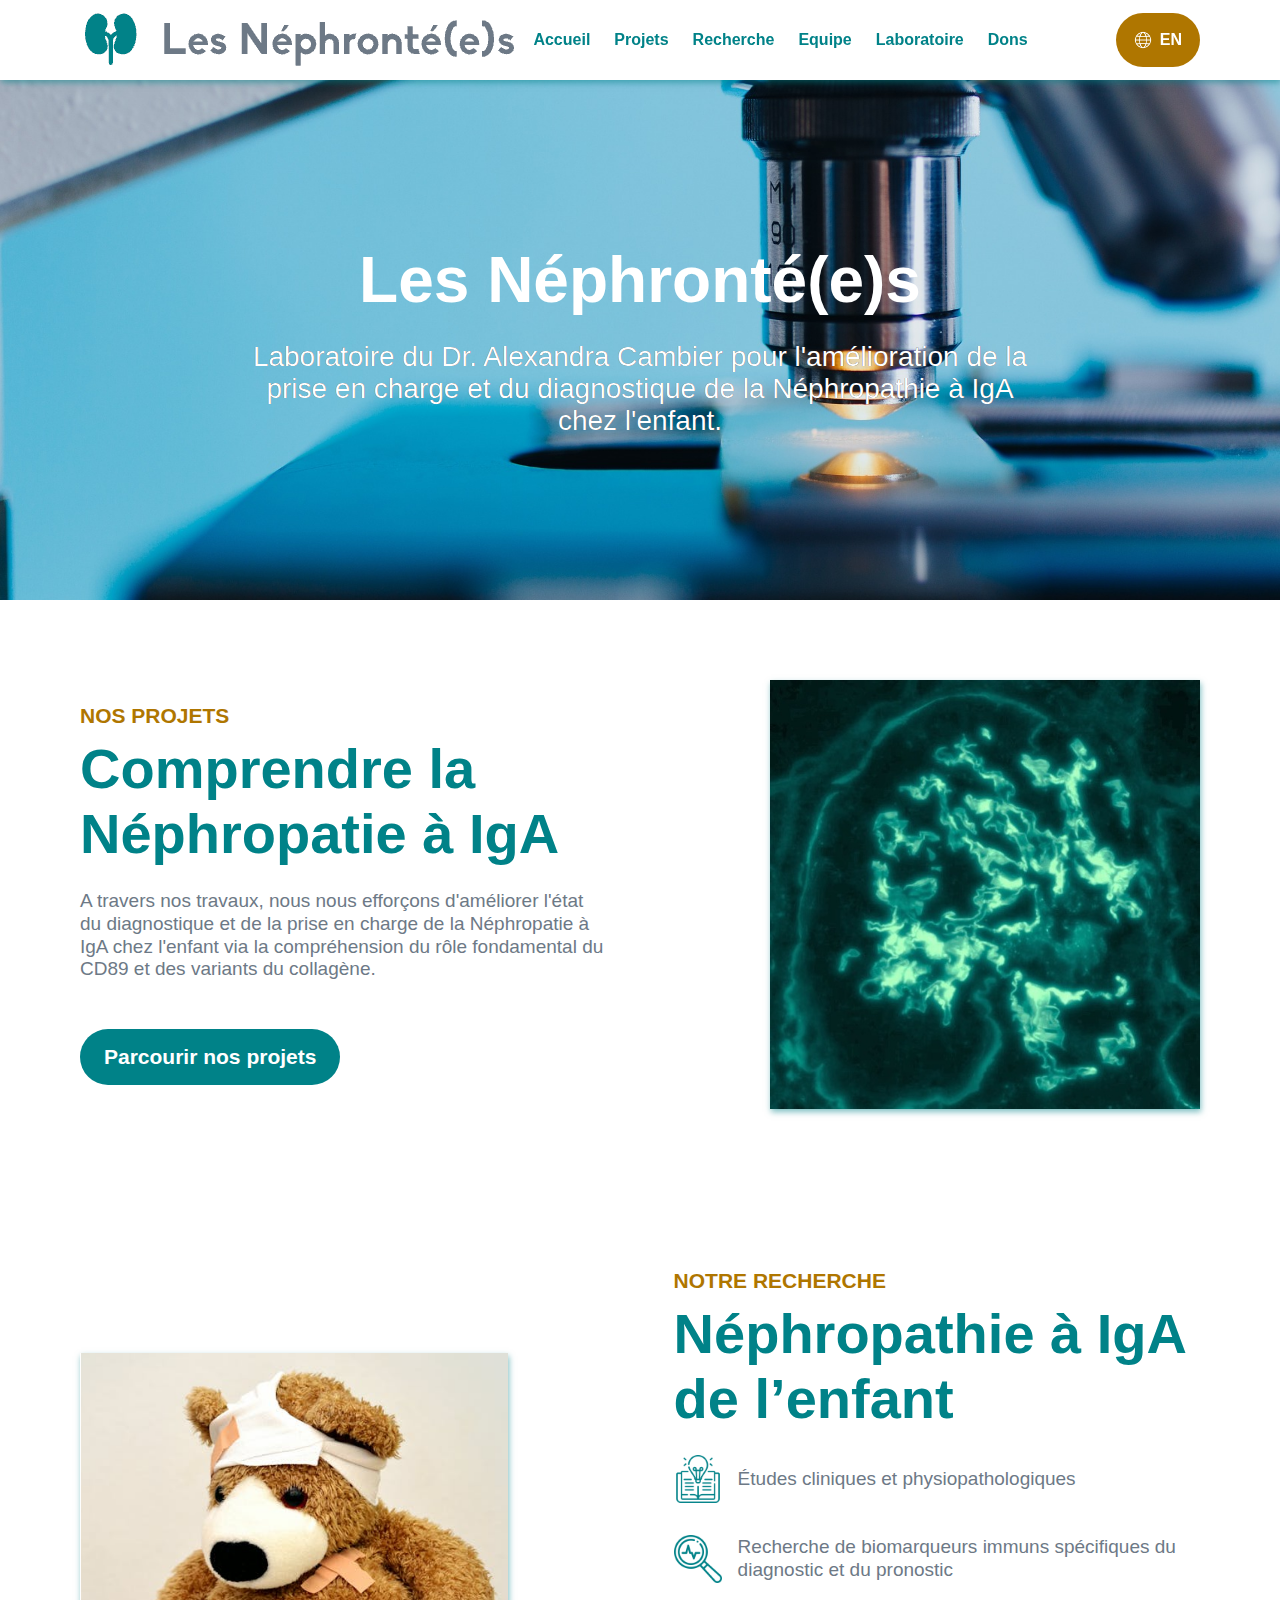
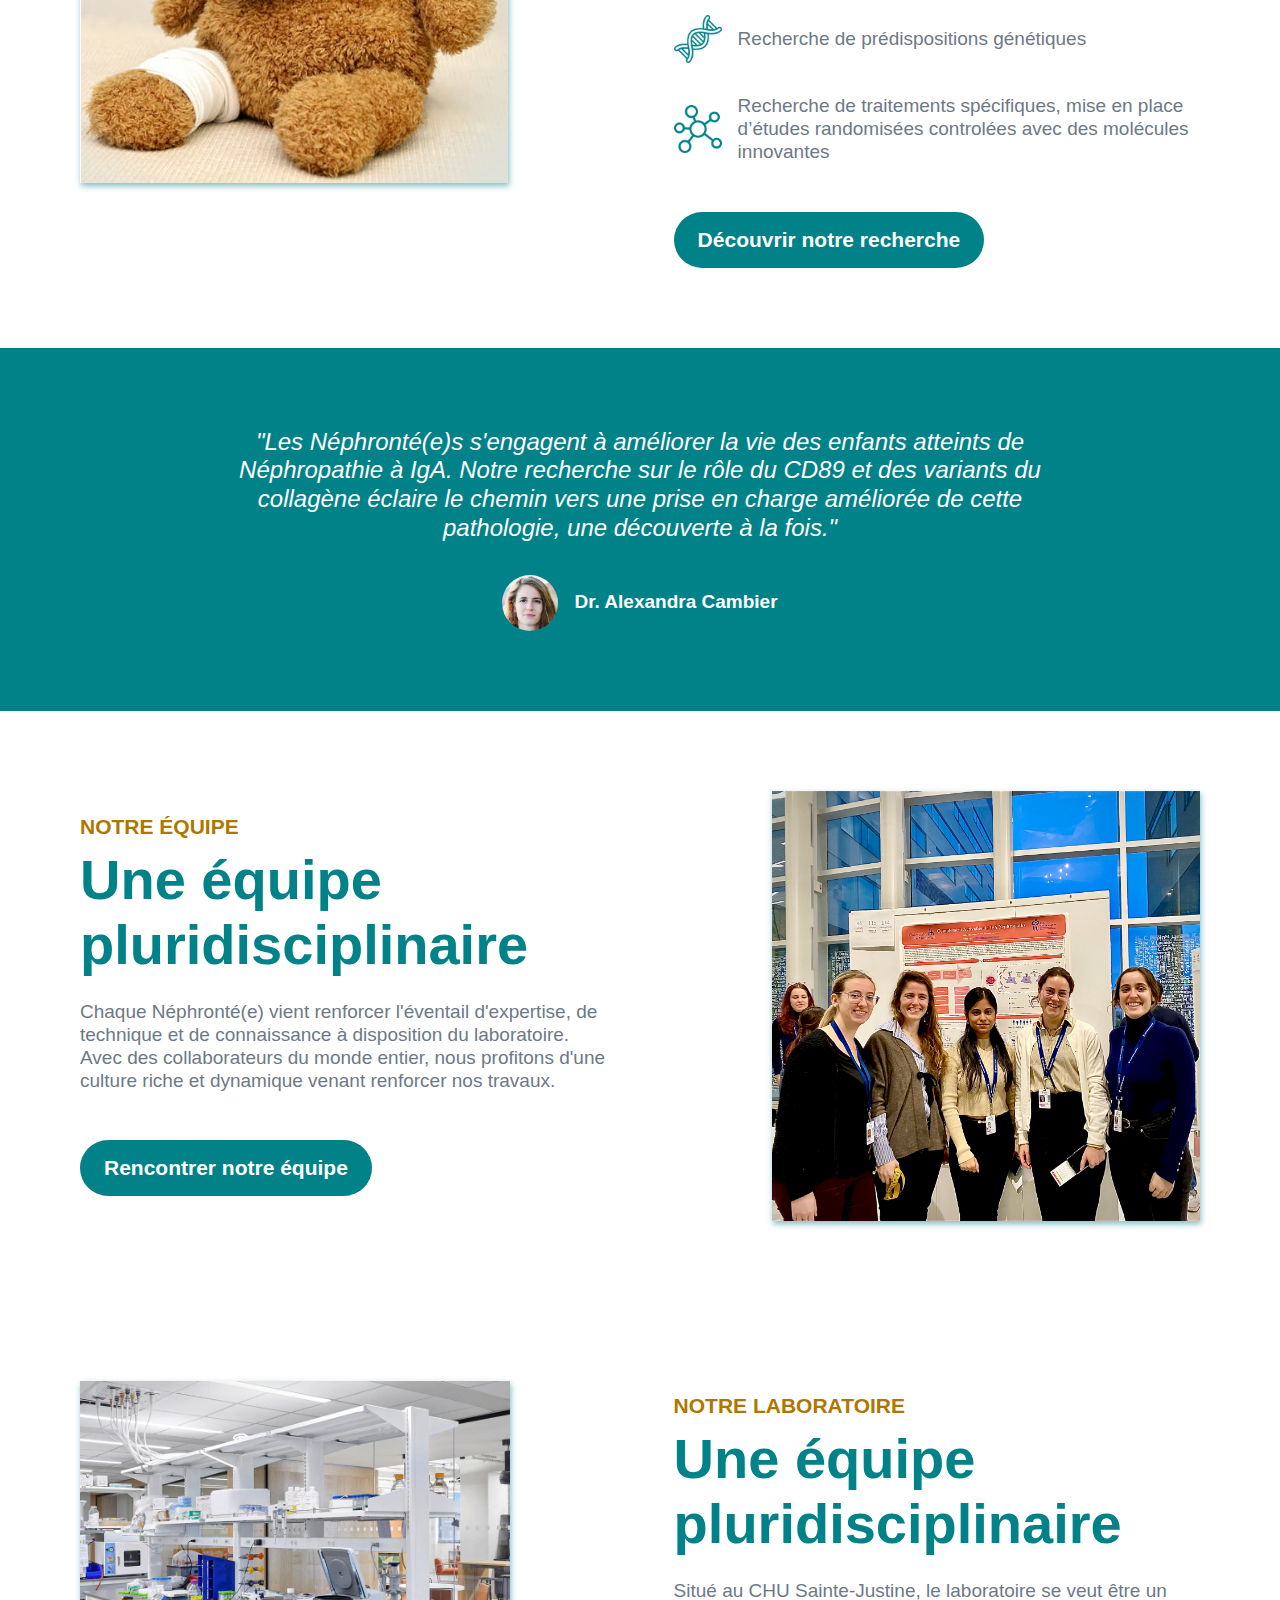
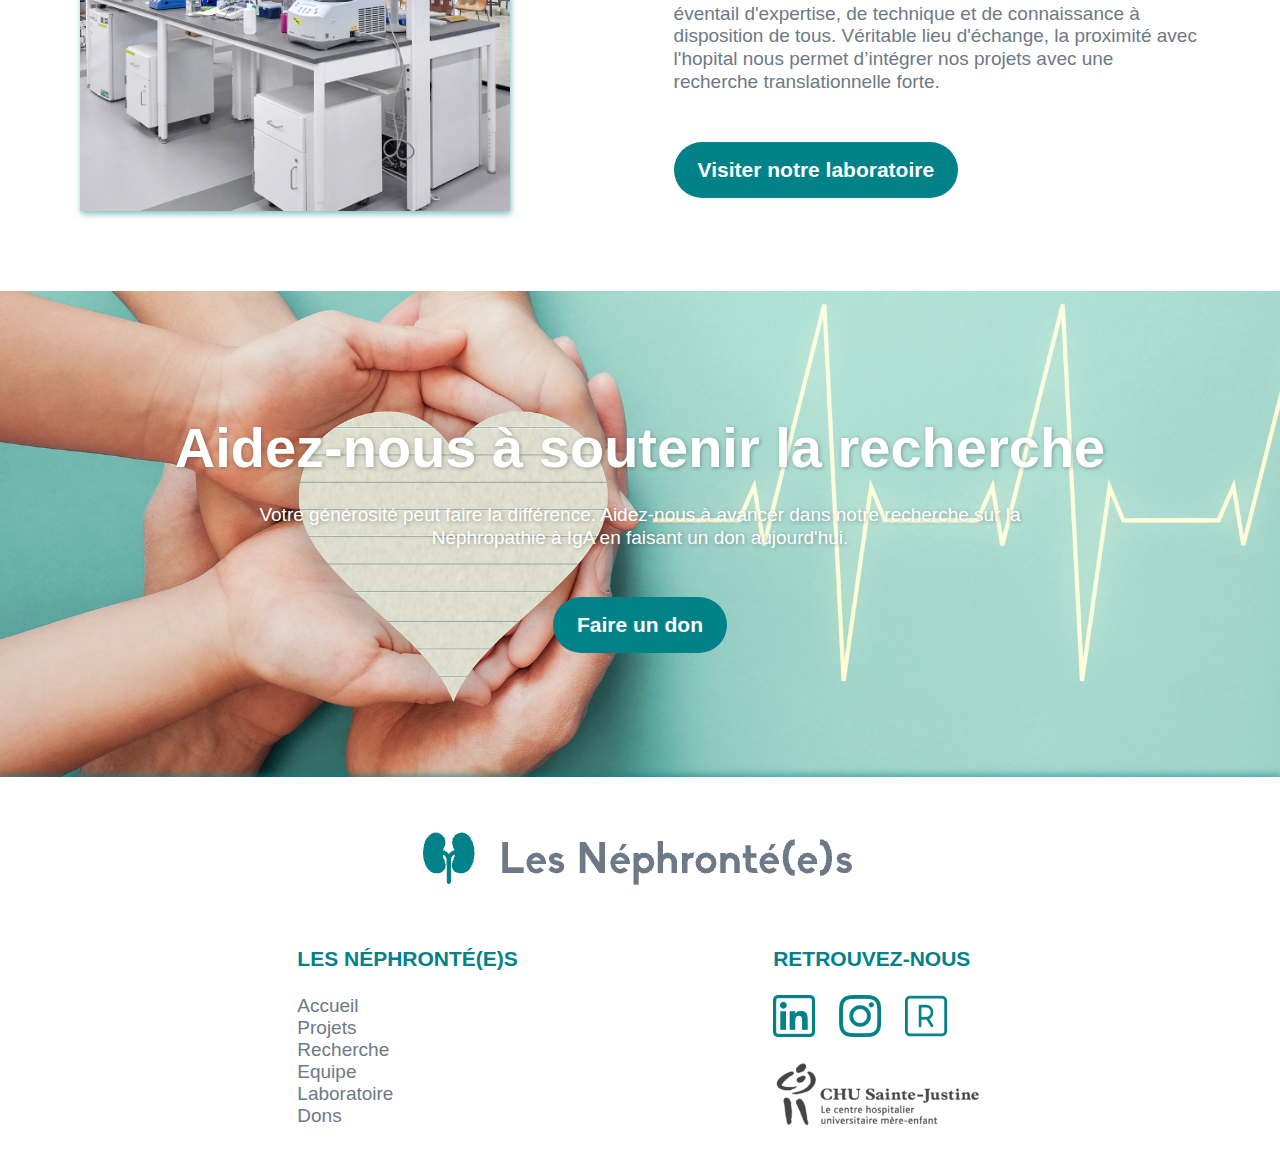
<file: index.html>
<html lang="fr">
<head>
    <meta charset="UTF-8">
    <meta name="viewport" content="width=device-width, initial-scale=1.0">
    <title>Les Néphrontées</title>
    <link rel="stylesheet" href="main.css">
    <link rel="icon" type="image/x-icon" href="images/fav.png">
</head>
<body>
    <header>
        <div class="nav">
            <a href="./"><img class="nav__logo" src="images/logo.png" alt=""></a>
            <a href="" class="nav__mobile"></a>
            <div class="nav__items">
                <a class="nav__item" href="./">Accueil</a>
                <a class="nav__item" href="./projets">Projets</a>
                <a class="nav__item" href="./recherche">Recherche</a>
                <a class="nav__item" href="./equipe">Equipe</a>
                <a class="nav__item" href="./laboratoire">Laboratoire</a>
                <a class="nav__item" href="./dons">Dons</a>
                <a class="nav__language" href=""><img src="images/internet.png">EN</a>
            </div>
        </div>
    </header>
    <section class="hero">
        <div class="hero__container">
            <h1 class="hero__title">Les Néphronté(e)s</h1>
            <p class="hero__paragraph">Laboratoire du Dr. Alexandra Cambier pour l'amélioration de la prise en charge et du diagnostique de la Néphropathie à IgA chez l'enfant.</p>
        </div>
    </section>
    <section class="column">
        <div class="column__container">
            <div class="column__text-container">
                <p class="subtitle">Nos projets</p>
                <h2>Comprendre la Néphropatie à IgA</h2>
                <p class="paragraph">A travers nos travaux, nous nous efforçons d'améliorer l'état du diagnostique et de la prise en charge de la Néphropatie à IgA chez l'enfant via la compréhension du rôle fondamental du CD89 et des variants du collagène.</p>
                <a href="./projets" class="cta">Parcourir nos projets</a>
            </div>
            <div class="column__image-container">
                <img class="column__image" src="images/imgonline-com-ua-Color-filter-2ycoX8nEww0A.jpg" alt="">
            </div>
        </div>
    </section>
    <section class="column column-reverse">
        <div class="column__container">
            <div class="column__text-container">
                <p class="subtitle">Notre recherche</p>
                <h2>Néphropathie à IgA de l’enfant</h2>
                <div class="column__bullet-container">
                    <div class="column__bullet">
                        <img src="images/learning.png" alt="icone d'un livre" class="column__bullet-icon">
                        <p class="column__bullet-paragraph">Études cliniques et physiopathologiques</p>
                    </div>
                    <div class="column__bullet">
                        <img src="images/loupe.png" alt="icone d'une loupe" class="column__bullet-icon">
                        <p class="column__bullet-paragraph">Recherche de biomarqueurs immuns spécifiques du diagnostic et du pronostic</p>
                    </div>
                    <div class="column__bullet">
                        <img src="images/genes.png" alt="icone de gênes" class="column__bullet-icon">
                        <p class="column__bullet-paragraph">Recherche de prédispositions génétiques</p>
                    </div>
                    <div class="column__bullet">
                        <img src="images/molecule.png" alt="icone d'une molécule" class="column__bullet-icon">
                        <p class="column__bullet-paragraph">Recherche de traitements spécifiques, mise en place d’études randomisées controlées avec des molécules innovantes</p>
                    </div>
                </div>
                <a href="./recherche" class="cta">Découvrir notre recherche</a>
            </div>
            <div class="column__image-container">
                <img class="column__image" src="images/pexels-pixabay-42230.png" alt="">
            </div>
        </div>
    </section>
    <section class="banner">
        <div class="banner__container">
            <p class="banner__quote">"Les Néphronté(e)s s'engagent à améliorer la vie des enfants atteints de Néphropathie à IgA. Notre recherche sur le rôle du CD89 et des variants du collagène éclaire le chemin vers une prise en charge améliorée de cette pathologie, une découverte à la fois."</p>
            <div class="banner__author-container">
                <p class="banner__author-name">Dr. Alexandra Cambier</p>
                <img src="images/PHOTO-2024-04-15-17-07-08.jpg" alt="Dr. Alexandra Cambier" class="banner__author-picture">
            </div>
        </div>
    </section>
    <section class="column">
        <div class="column__container">
            <div class="column__text-container">
                <p class="subtitle">Notre équipe</p>
                <h2>Une équipe pluridisciplinaire</h2>
                <p class="paragraph">Chaque Néphronté(e) vient renforcer l'éventail d'expertise, de technique et de connaissance à disposition du laboratoire. Avec des collaborateurs du monde entier, nous profitons d'une culture riche et dynamique venant renforcer nos travaux.</p>
                <a href="./equipe" class="cta">Rencontrer notre équipe</a>
            </div>
            <div class="column__image-container">
                <img class="column__image" src="images/IMG_9118.jpg" alt="Dessin d'une tablette avec des données patient dessus">
            </div>
        </div>
    </section>
    <section class="column column-reverse">
        <div class="column__container">
            <div class="column__text-container">
                <p class="subtitle">Notre laboratoire</p>
                <h2>Une équipe pluridisciplinaire</h2>
                <p class="paragraph">Situé au CHU Sainte-Justine, le laboratoire se veut être un éventail d'expertise, de technique et de connaissance à disposition de tous. Véritable lieu d'échange, la proximité avec l'hopital nous permet d’intégrer nos projets avec une recherche translationnelle forte.</p>
                <a href="./laboratoire" class="cta">Visiter notre laboratoire</a>
            </div>
            <div class="column__image-container">
                <img class="column__image" src="images/2023-II_The-Power-of-the-Lab-Bench.jpeg" alt="Dessin d'un hopital">
            </div>
        </div>
    </section>
    <section class="banner banner-bis">
        <div class="banner__container">
            <h2 class="banner__title">Aidez-nous à soutenir la recherche</h2>
            <p class="banner__paragraph paragraph">Votre générosité peut faire la différence. Aidez-nous à avancer dans notre recherche sur la Néphropathie à IgA en faisant un don aujourd'hui.</p>
            <a href="./dons" class="banner__cta cta">Faire un don</a>
        </div>
    </section>
    <footer class="footer">
        <div class="footer__container">
            <a href="" class="footer__logo"><img src="images/logo.png" alt="logo"></a>
            <div class="footer__sub-container">
                <div class="footer__sitemap">
                    <p class="footer__subtitle subtitle">Les Néphronté(e)s</p>
                    <a href="./" class="footer__sitemap-link">Accueil</a>
                    <a href="./projets" class="footer__sitemap-link">Projets</a>
                    <a href="./recherche" class="footer__sitemap-link">Recherche</a>
                    <a href="./equipe" class="footer__sitemap-link">Equipe</a>
                    <a href="./laboratoire" class="footer__sitemap-link">Laboratoire</a>
                    <a href="./dons" class="footer__sitemap-link">Dons</a>
                </div>
                <div class="footer__social">
                    <p class="footer__subtitle subtitle">Retrouvez-nous</p>
                    <div class="footer__social-icons-container">
                        <div class="footer__social-icons-subcontainer">
                            <a href="https://www.linkedin.com/in/alexandra-cambier-8a0794226/" target="_blank" title="LinkedIn"><img class="footer__social-linked" src="images/linkedin.png" alt="LinkedIn logo"></a>
                            <a href="https://www.instagram.com/les_nephrontees/" target="_blank" title="Instagram"><img class="footer__social-insta" src="images/instagram.png" alt="Instagram logo"></a>
                            <a href="https://www.researchgate.net/profile/Alexandra-Cambier" target="_blank" title="Research Gate"><img class="footer__social-research" src="images/research-gate.png" alt="Research Gate logo"></a>
                        </div>
                        <a href="https://www.researchgate.net/profile/Alexandra-Cambier" target="_blank" title="CHU Sainte-Justine"><img class="footer__social-chu" src="images/CHU-ste-justine.png" alt="Research Gate logo"></a>
                    </div>
                </div>
            </div>
        </div>
        <script src="index.js"></script>
    </footer>
    
</body>
</file>
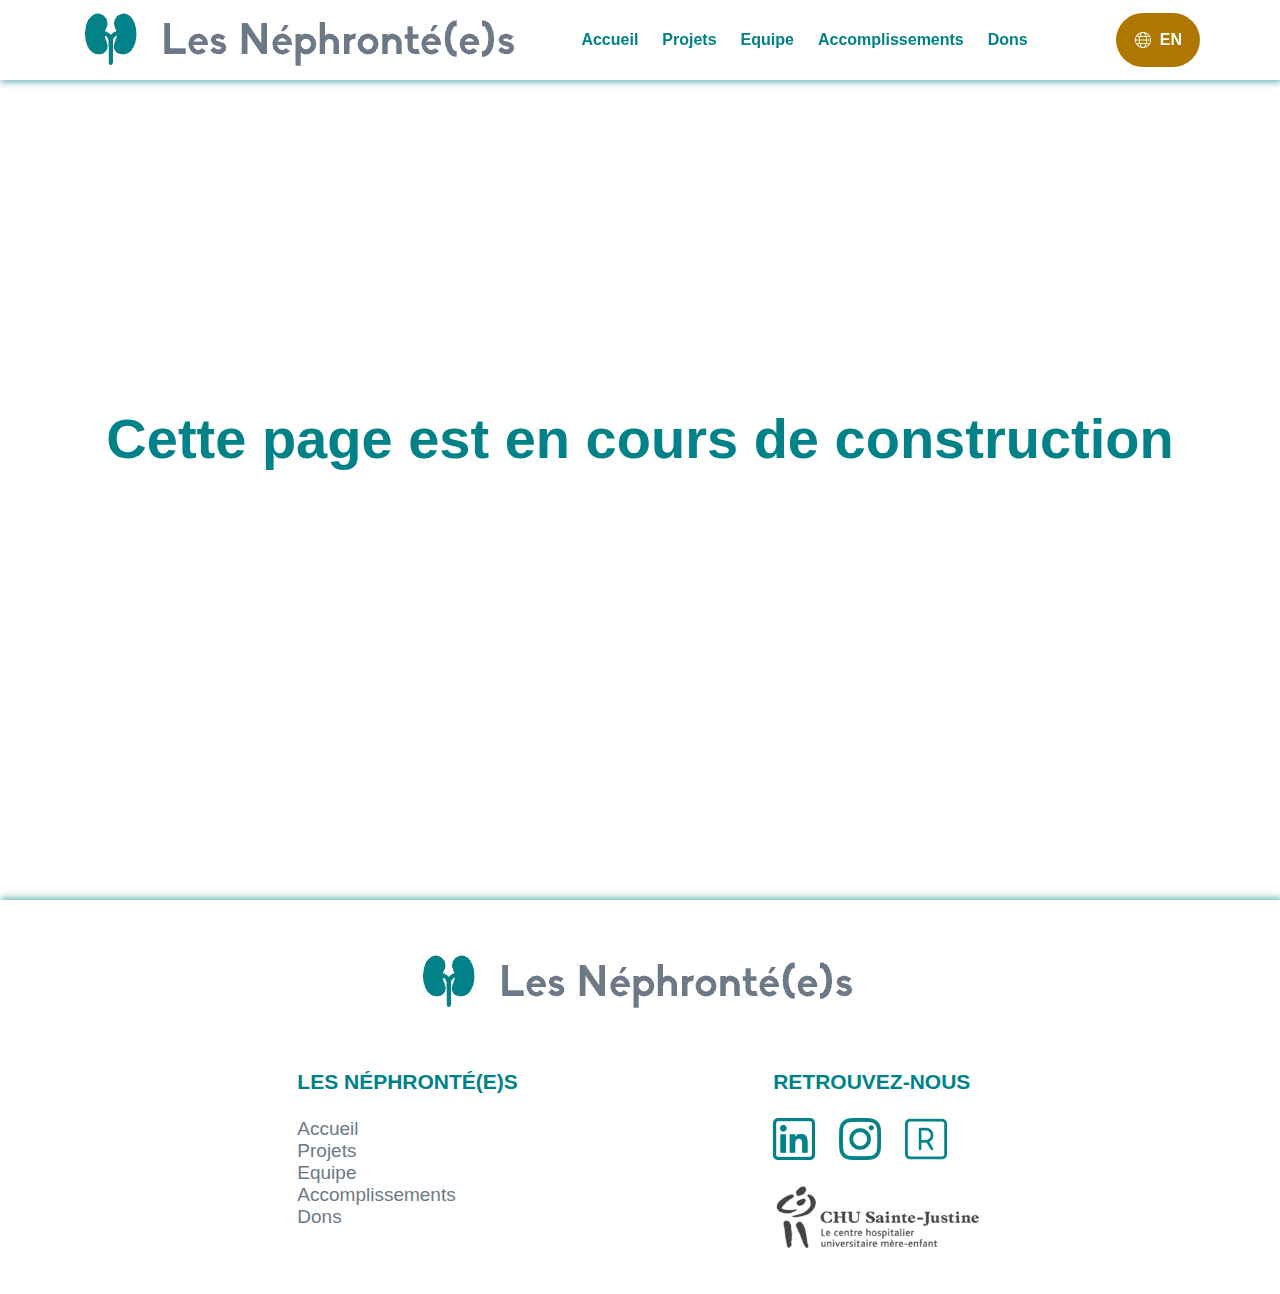
<file: accomplissements.html>
<html lang="fr">
<head>
    <meta charset="UTF-8">
    <meta name="viewport" content="width=device-width, initial-scale=1.0">
    <title>Accomplissements</title>
    <link rel="stylesheet" href="main.css">
    <link rel="icon" type="image/x-icon" href="images/fav.png">
</head>
<body>
    <header>
        <div class="nav">
            <a href="./"><img class="nav__logo" src="images/logo.png" alt=""></a>
            <a href="" class="nav__mobile"></a>
            <div class="nav__items">
                <a class="nav__item" href="./">Accueil</a>
                <a class="nav__item" href="./projets">Projets</a>
                <a class="nav__item" href="./equipe">Equipe</a>
                <a class="nav__item" href="./accomplissements">Accomplissements</a>
                <a class="nav__item" href="./dons">Dons</a>
                <a class="nav__language" href=""><img src="images/internet.png">EN</a>
            </div>
        </div>
    </header>
    <section class="wip">
        <h2>Cette page est en cours de construction</h2>
    </section>
    <footer class="footer">
        <div class="footer__container">
            <a href="./" class="footer__logo"><img src="images/logo.png" alt="logo"></a>
            <div class="footer__sub-container">
                <div class="footer__sitemap">
                    <p class="footer__subtitle subtitle">Les Néphronté(e)s</p>
                    <a href="./" class="footer__sitemap-link">Accueil</a>
                    <a href="./projets" class="footer__sitemap-link">Projets</a>
                    <a href="./equipe" class="footer__sitemap-link">Equipe</a>
                    <a href="./accomplissements" class="footer__sitemap-link">Accomplissements</a>
                    <a href="./dons" class="footer__sitemap-link">Dons</a>
                </div>
                <div class="footer__social">
                    <p class="footer__subtitle subtitle">Retrouvez-nous</p>
                    <div class="footer__social-icons-container">
                        <div class="footer__social-icons-subcontainer">
                            <a href="https://www.linkedin.com/in/alexandra-cambier-8a0794226/" target="_blank" title="LinkedIn"><img class="footer__social-linked" src="images/linkedin.png" alt="LinkedIn logo"></a>
                            <a href="https://www.instagram.com/les_nephrontees/" target="_blank" title="Instagram"><img class="footer__social-insta" src="images/instagram.png" alt="Instagram logo"></a>
                            <a href="https://www.researchgate.net/profile/Alexandra-Cambier" target="_blank" title="Research Gate"><img class="footer__social-research" src="images/research-gate.png" alt="Research Gate logo"></a>
                        </div>
                        <a href="https://www.researchgate.net/profile/Alexandra-Cambier" target="_blank" title="Research Gate"><img class="footer__social-chu" src="images/CHU-ste-justine.png" alt="Research Gate logo"></a>
                    </div>
                </div>
            </div>
        </div>
        <script src="index.js"></script>
    </footer>

</body>
</file>
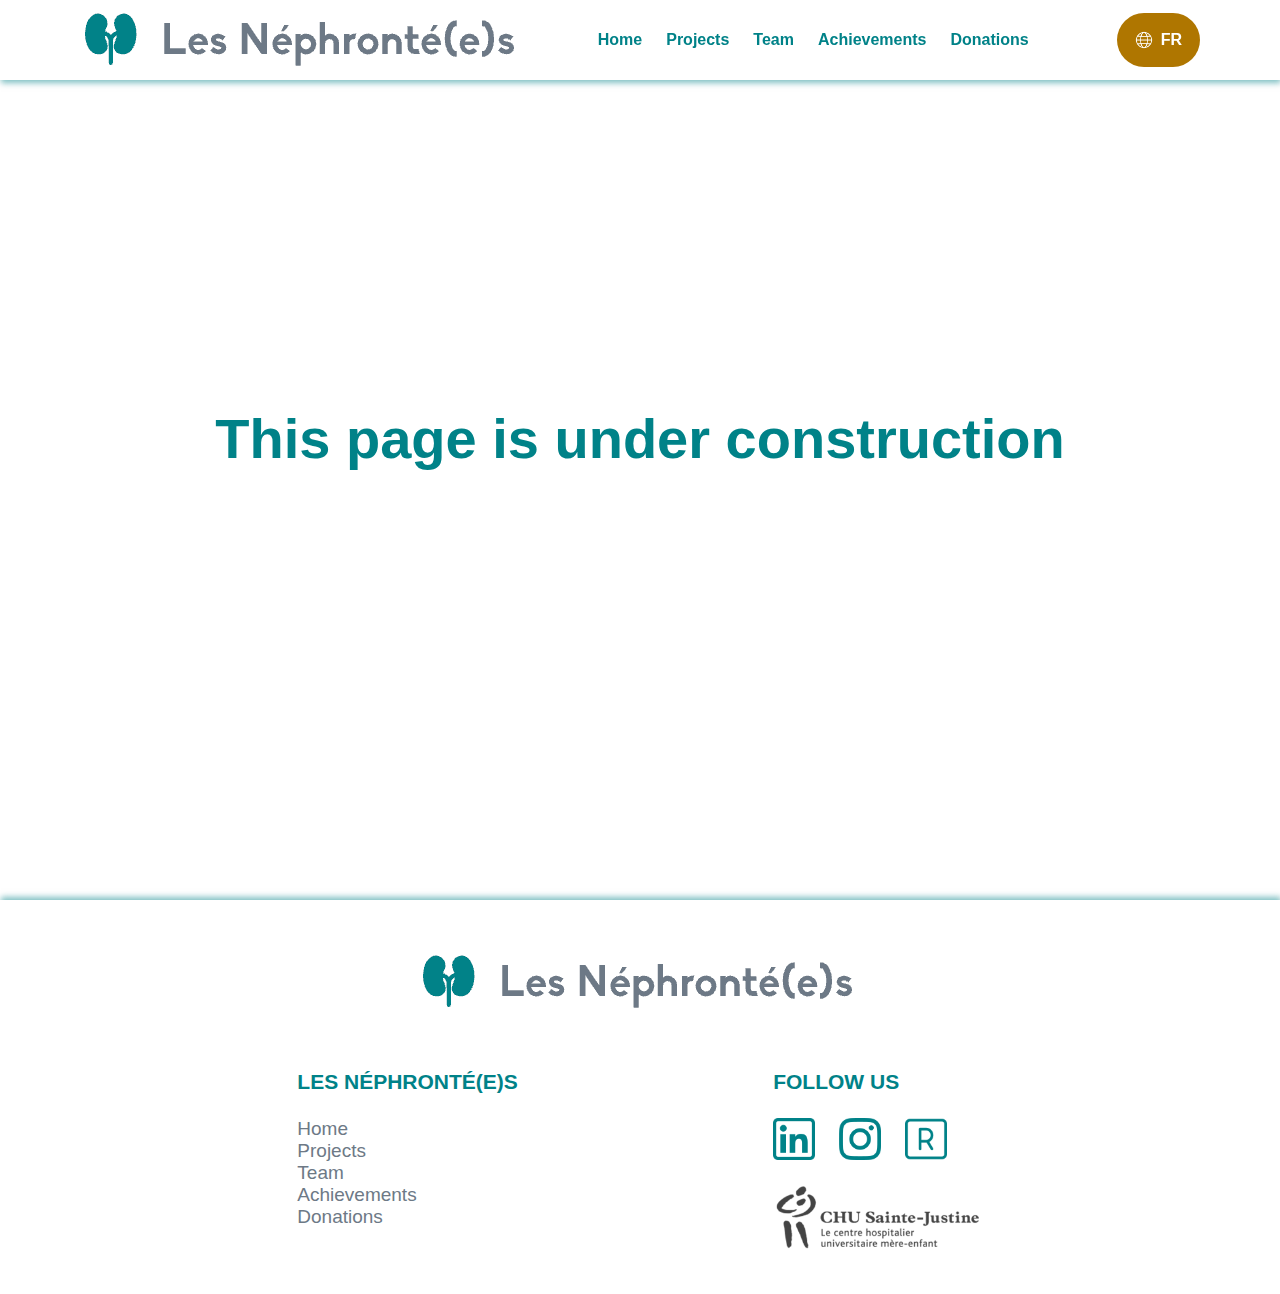
<file: achievements.html>
<html lang="fr">
<head>
    <meta charset="UTF-8">
    <meta name="viewport" content="width=device-width, initial-scale=1.0">
    <title>Achievements</title>
    <link rel="stylesheet" href="main.css">
    <link rel="icon" type="image/x-icon" href="images/fav.png">
</head>
<body>
    <header>
        <div class="nav">
            <a href="./home"><img class="nav__logo" src="images/logo.png" alt=""></a>
            <a href="" class="nav__mobile"></a>
            <div class="nav__items">
                <a class="nav__item" href="./home">Home</a>
                <a class="nav__item" href="./projects">Projects</a>
                <a class="nav__item" href="./team">Team</a>
                <a class="nav__item" href="./achievements">Achievements</a>
                <a class="nav__item" href="./donations">Donations</a>
                <a class="nav__language" href="./accomplissements"><img src="images/internet.png">FR</a>
            </div>
        </div>
    </header>
    <section class="wip">
        <h2>This page is under construction</h2>
    </section>
    <footer class="footer">
        <div class="footer__container">
            <a href="./home" class="footer__logo"><img src="images/logo.png" alt="logo"></a>
            <div class="footer__sub-container">
                <div class="footer__sitemap">
                    <p class="footer__subtitle subtitle">Les Néphronté(e)s</p>
                    <a href="./home" class="footer__sitemap-link">Home</a>
                    <a href="./projects" class="footer__sitemap-link">Projects</a>
                    <a href="./team" class="footer__sitemap-link">Team</a>
                    <a href="./achievements" class="footer__sitemap-link">Achievements</a>
                    <a href="./donations" class="footer__sitemap-link">Donations</a>
                </div>
                <div class="footer__social">
                    <p class="footer__subtitle subtitle">Follow us</p>
                    <div class="footer__social-icons-container">
                        <div class="footer__social-icons-subcontainer">
                            <a href="https://www.linkedin.com/in/alexandra-cambier-8a0794226/" target="_blank" title="LinkedIn"><img class="footer__social-linked" src="images/linkedin.png" alt="LinkedIn logo"></a>
                            <a href="https://www.instagram.com/les_nephrontees/" target="_blank" title="Instagram"><img class="footer__social-insta" src="images/instagram.png" alt="Instagram logo"></a>
                            <a href="https://www.researchgate.net/profile/Alexandra-Cambier" target="_blank" title="Research Gate"><img class="footer__social-research" src="images/research-gate.png" alt="Research Gate logo"></a>
                        </div>
                        <a href="https://www.researchgate.net/profile/Alexandra-Cambier" target="_blank" title="Research Gate"><img class="footer__social-chu" src="images/CHU-ste-justine.png" alt="Research Gate logo"></a>
                    </div>
                </div>
            </div>
        </div>
        <script src="index.js"></script>
    </footer>

</body>
</file>
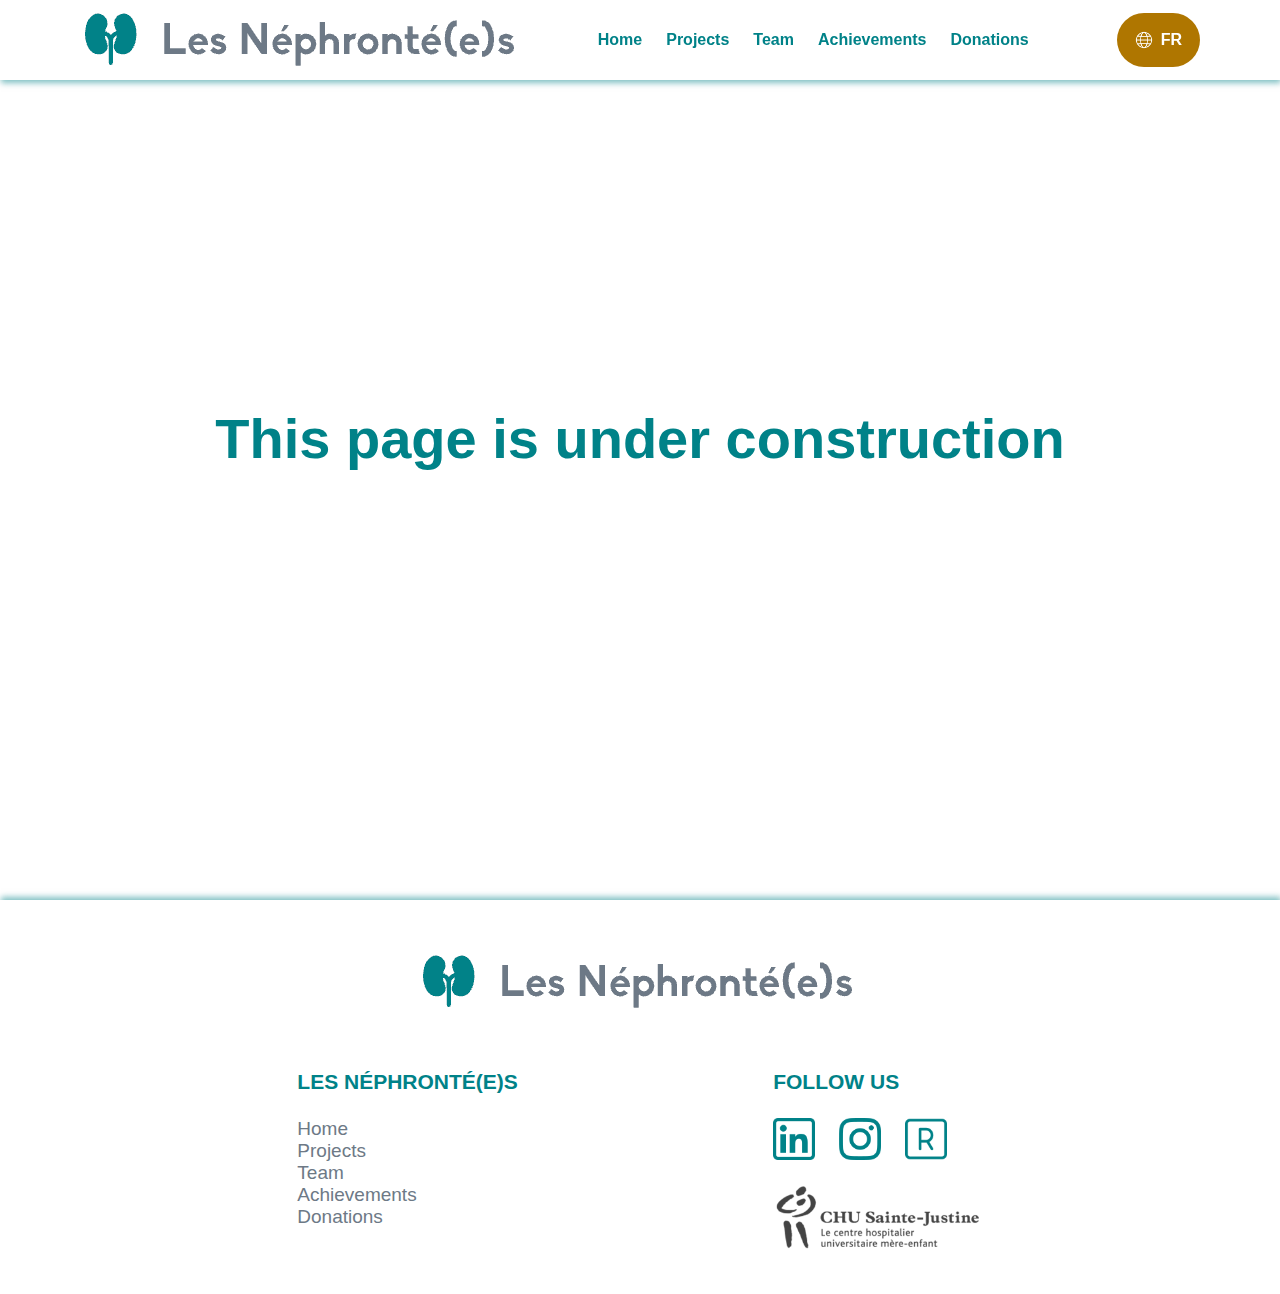
<file: donations.html>
<html lang="fr">
<head>
    <meta charset="UTF-8">
    <meta name="viewport" content="width=device-width, initial-scale=1.0">
    <title>Donations</title>
    <link rel="stylesheet" href="main.css">
    <link rel="icon" type="image/x-icon" href="images/fav.png">
</head>
<body>
    <header>
        <div class="nav">
            <a href="./home"><img class="nav__logo" src="images/logo.png" alt=""></a>
            <a href="" class="nav__mobile"></a>
            <div class="nav__items">
                <a class="nav__item" href="./home">Home</a>
                <a class="nav__item" href="./projects">Projects</a>
                <a class="nav__item" href="./team">Team</a>
                <a class="nav__item" href="./achievements">Achievements</a>
                <a class="nav__item" href="./donations">Donations</a>
                <a class="nav__language" href="./dons"><img src="images/internet.png">FR</a>
            </div>
        </div>
    </header>
    <section class="wip">
        <h2>This page is under construction</h2>
    </section>
    <footer class="footer">
        <div class="footer__container">
            <a href="./home" class="footer__logo"><img src="images/logo.png" alt="logo"></a>
            <div class="footer__sub-container">
                <div class="footer__sitemap">
                    <p class="footer__subtitle subtitle">Les Néphronté(e)s</p>
                    <a href="./home" class="footer__sitemap-link">Home</a>
                    <a href="./projects" class="footer__sitemap-link">Projects</a>
                    <a href="./team" class="footer__sitemap-link">Team</a>
                    <a href="./achievements" class="footer__sitemap-link">Achievements</a>
                    <a href="./donations" class="footer__sitemap-link">Donations</a>
                </div>
                <div class="footer__social">
                    <p class="footer__subtitle subtitle">Follow us</p>
                    <div class="footer__social-icons-container">
                        <div class="footer__social-icons-subcontainer">
                            <a href="https://www.linkedin.com/in/alexandra-cambier-8a0794226/" target="_blank" title="LinkedIn"><img class="footer__social-linked" src="images/linkedin.png" alt="LinkedIn logo"></a>
                            <a href="https://www.instagram.com/les_nephrontees/" target="_blank" title="Instagram"><img class="footer__social-insta" src="images/instagram.png" alt="Instagram logo"></a>
                            <a href="https://www.researchgate.net/profile/Alexandra-Cambier" target="_blank" title="Research Gate"><img class="footer__social-research" src="images/research-gate.png" alt="Research Gate logo"></a>
                        </div>
                        <a href="https://www.researchgate.net/profile/Alexandra-Cambier" target="_blank" title="Research Gate"><img class="footer__social-chu" src="images/CHU-ste-justine.png" alt="Research Gate logo"></a>
                    </div>
                </div>
            </div>
        </div>
        <script src="index.js"></script>
    </footer>

</body>
</file>
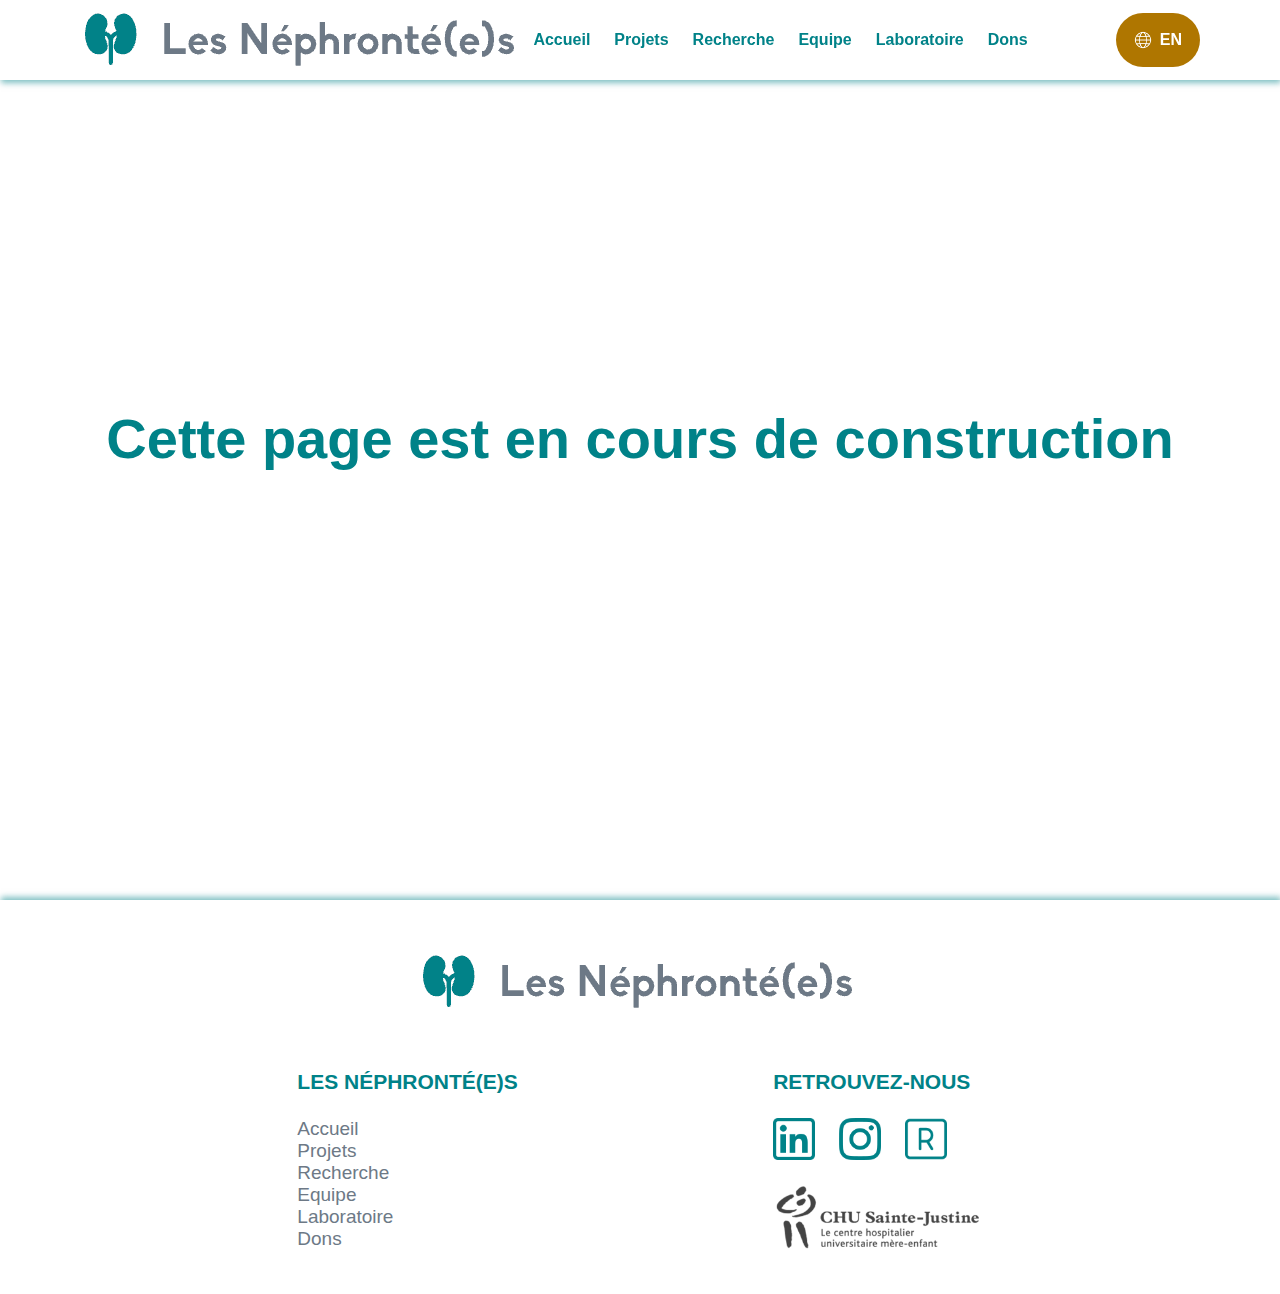
<file: dons.html>
<html lang="fr">
<head>
    <meta charset="UTF-8">
    <meta name="viewport" content="width=device-width, initial-scale=1.0">
    <title>Dons</title>
    <link rel="stylesheet" href="main.css">
</head>
<body>
    <header>
        <div class="nav">
            <a href="./"><img class="nav__logo" src="images/logo.png" alt=""></a>
            <a href="" class="nav__mobile"></a>
            <div class="nav__items">
                <a class="nav__item" href="./">Accueil</a>
                <a class="nav__item" href="./projets">Projets</a>
                <a class="nav__item" href="./recherche">Recherche</a>
                <a class="nav__item" href="./equipe">Equipe</a>
                <a class="nav__item" href="./laboratoire">Laboratoire</a>
                <a class="nav__item" href="./dons">Dons</a>
                <a class="nav__language" href=""><img src="images/internet.png">EN</a>
            </div>
        </div>
    </header>
    <section class="wip">
        <h2>Cette page est en cours de construction</h2>
    </section>
    <footer class="footer">
        <div class="footer__container">
            <a href="" class="footer__logo"><img src="images/logo.png" alt="logo"></a>
            <div class="footer__sub-container">
                <div class="footer__sitemap">
                    <p class="footer__subtitle subtitle">Les Néphronté(e)s</p>
                    <a href="./" class="footer__sitemap-link">Accueil</a>
                    <a href="./projets" class="footer__sitemap-link">Projets</a>
                    <a href="./recherche" class="footer__sitemap-link">Recherche</a>
                    <a href="./equipe" class="footer__sitemap-link">Equipe</a>
                    <a href="./laboratoire" class="footer__sitemap-link">Laboratoire</a>
                    <a href="./dons" class="footer__sitemap-link">Dons</a>
                </div>
                <div class="footer__social">
                    <p class="footer__subtitle subtitle">Retrouvez-nous</p>
                    <div class="footer__social-icons-container">
                        <div class="footer__social-icons-subcontainer">
                            <a href="https://www.linkedin.com/in/alexandra-cambier-8a0794226/" target="_blank" title="LinkedIn"><img class="footer__social-linked" src="images/linkedin.png" alt="LinkedIn logo"></a>
                            <a href="https://www.instagram.com/les_nephrontees/" target="_blank" title="Instagram"><img class="footer__social-insta" src="images/instagram.png" alt="Instagram logo"></a>
                            <a href="https://www.researchgate.net/profile/Alexandra-Cambier" target="_blank" title="Research Gate"><img class="footer__social-research" src="images/research-gate.png" alt="Research Gate logo"></a>
                        </div>
                        <a href="https://www.researchgate.net/profile/Alexandra-Cambier" target="_blank" title="Research Gate"><img class="footer__social-chu" src="images/CHU-ste-justine.png" alt="Research Gate logo"></a>
                    </div>
                </div>
            </div>
        </div>
        <script src="index.js"></script>
    </footer>
    
</body>
</file>
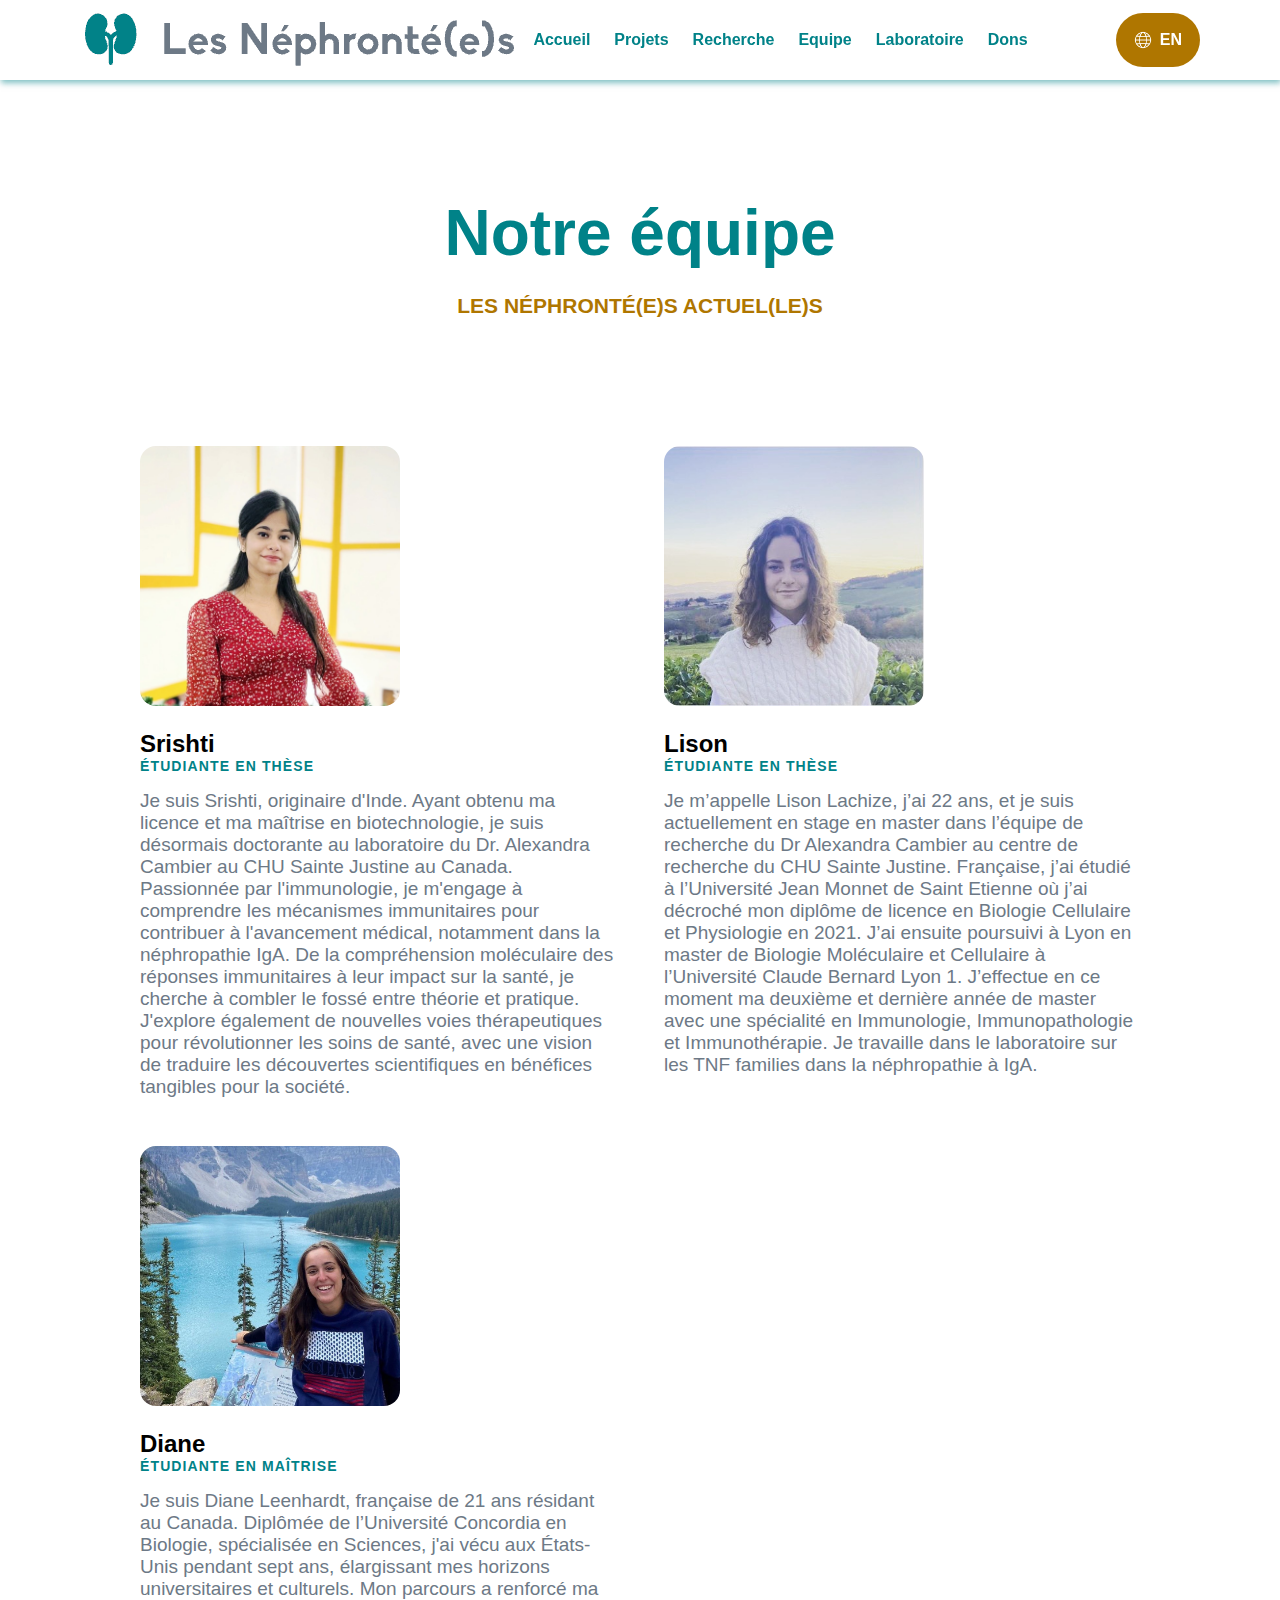
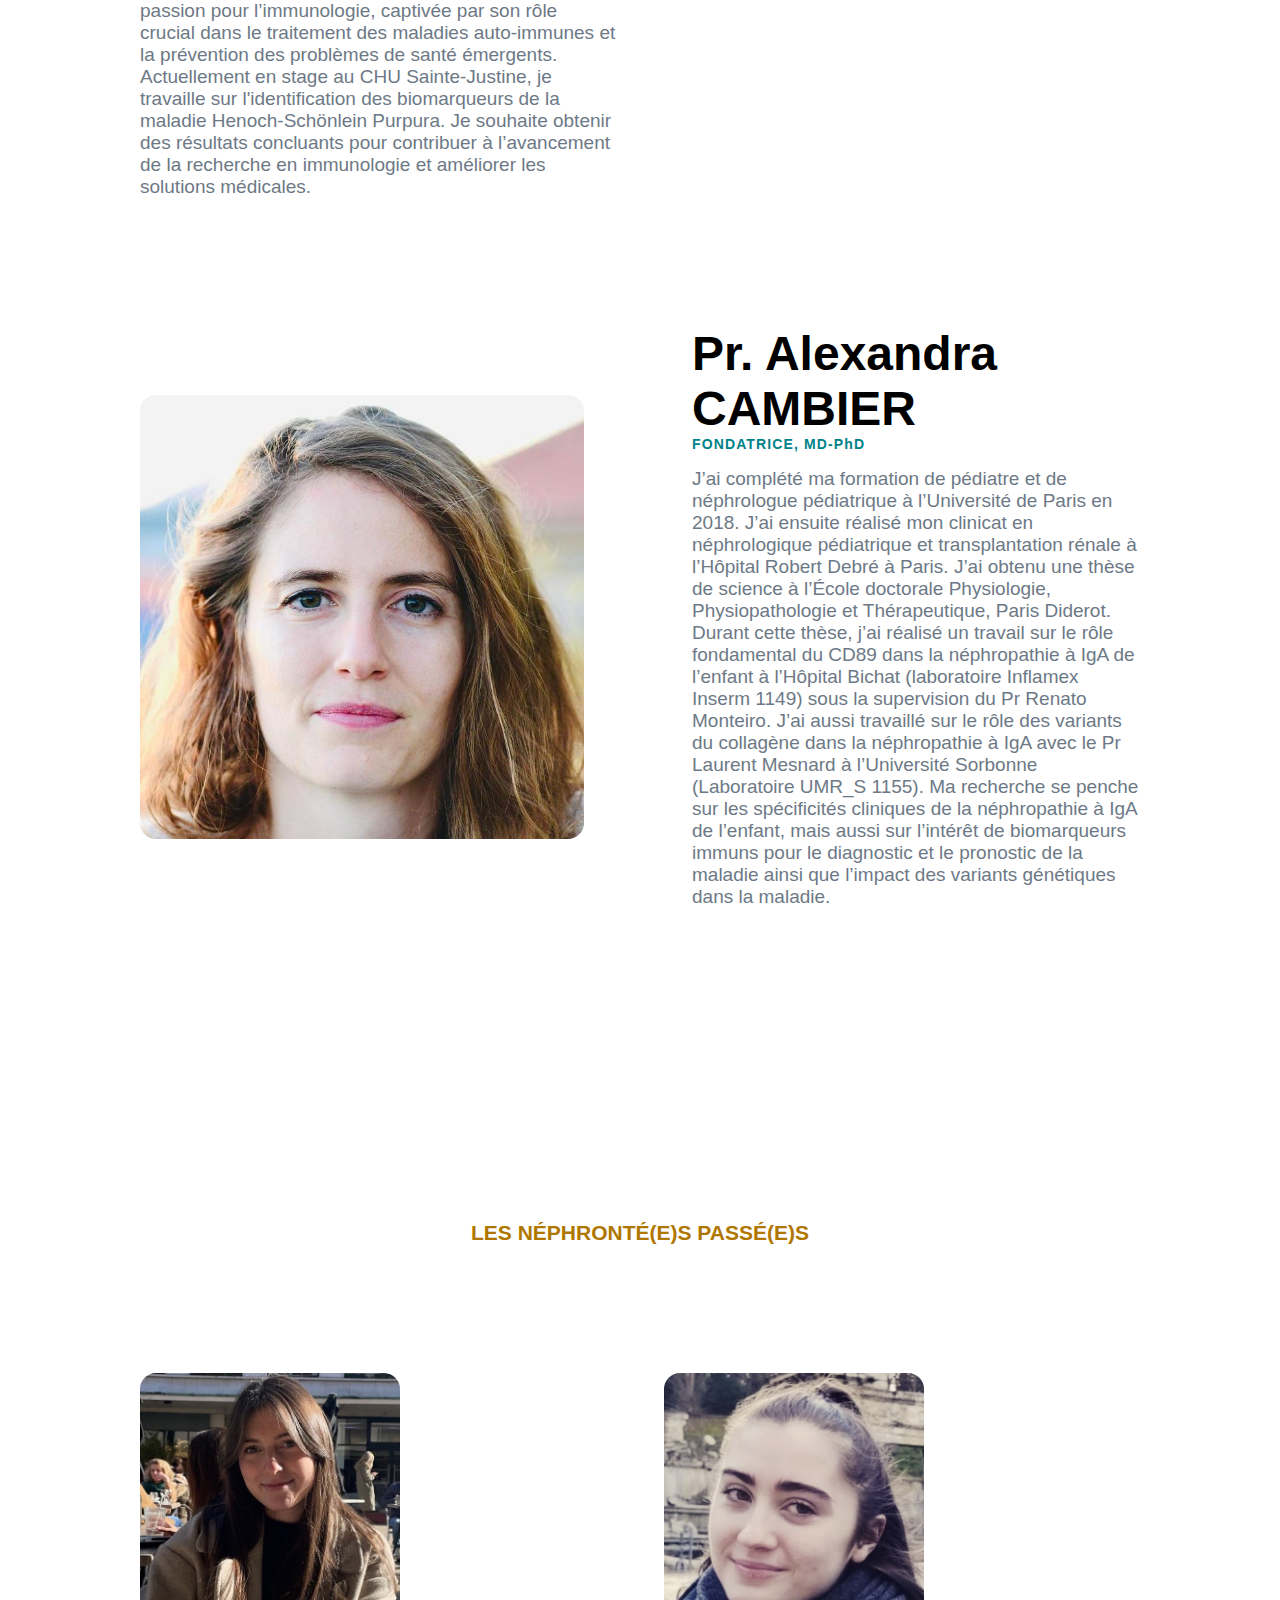
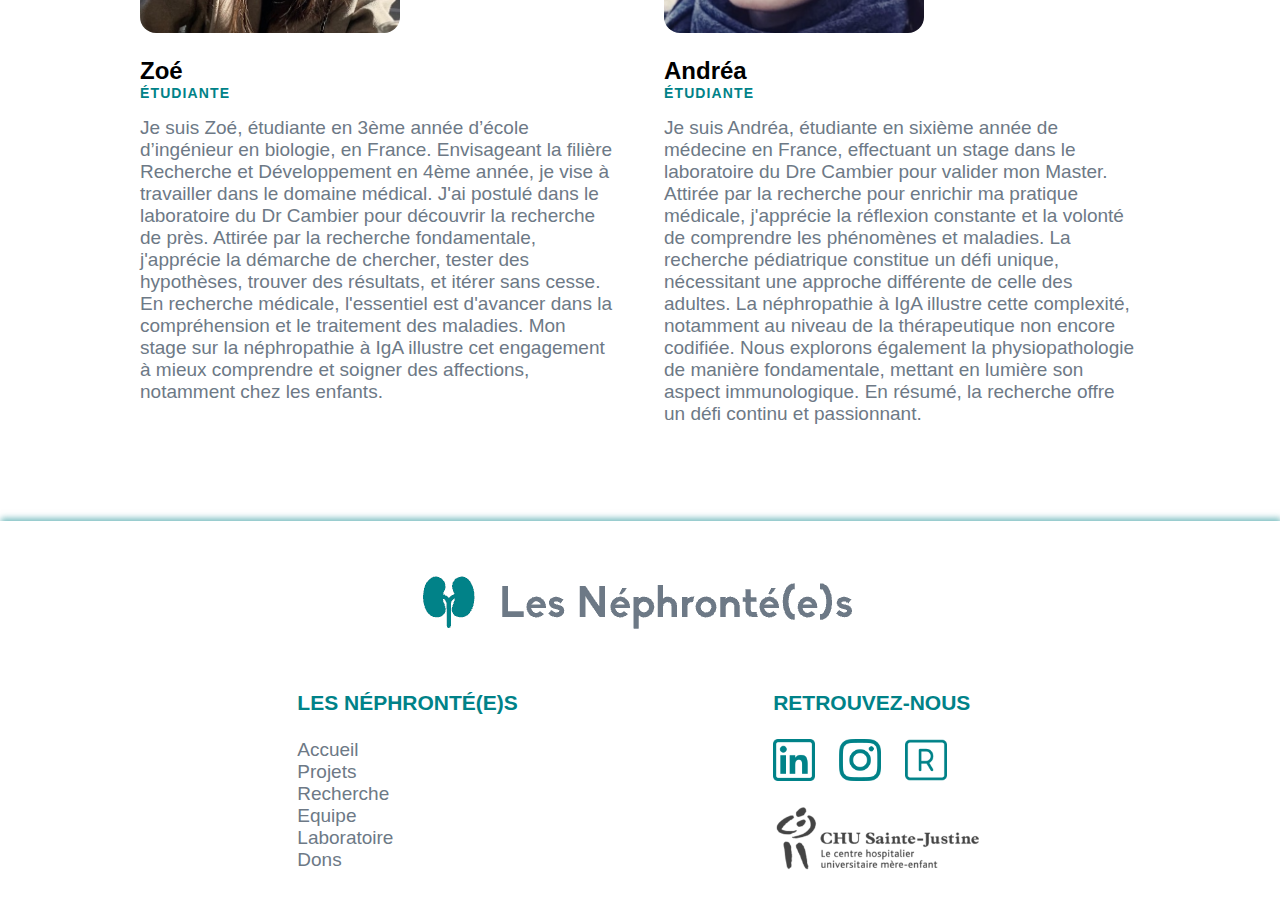
<file: equipe.html>
<html lang="en">
<head>
    <meta charset="UTF-8">
    <meta name="viewport" content="width=device-width, initial-scale=1.0">
    <title>Équipe</title>
    <link rel="stylesheet" href="main.css">
</head>
<body>
    <header>
        <div class="nav">
            <a href="./"><img class="nav__logo" src="images/logo.png" alt=""></a>
            <a href="" class="nav__mobile"></a>
            <div class="nav__items">
                <a class="nav__item" href="./">Accueil</a>
                <a class="nav__item" href="./projets">Projets</a>
                <a class="nav__item" href="./recherche">Recherche</a>
                <a class="nav__item" href="./equipe">Equipe</a>
                <a class="nav__item" href="./laboratoire">Laboratoire</a>
                <a class="nav__item" href="./dons">Dons</a>
                <a class="nav__language" href=""><img src="images/internet.png">EN</a>
            </div>
        </div>
    </header>
    <section class="grid">
        <div class="grid__container">
            <div class="grid__text-container">
            <h2 class="grid__title title h2">Notre équipe</h2>
            <h3 class="grid__title-secondary">Les Néphronté(e)s actuel(le)s</h3>
            </div>
            <div class="grid__grid-container--about">
                <div class="grid__cell--about">
                    <div class="grid__cell-icon--about"><img width="260" height="260" src="images/Srishti.jpeg" alt=""></div>
                    <div class="grid__cell-text">
                    <h4 class="grid__cell-title--about">Srishti</h4>
                    <p class="grid__cell-subtitle--about">
                        ÉTUDIANTE EN THÈSE
                    </p>
                    <p class="grid__cell-paragraph--about">
                        Je suis Srishti, originaire d'Inde. Ayant obtenu ma licence et ma maîtrise en biotechnologie, je suis désormais doctorante au laboratoire du Dr. Alexandra Cambier au CHU Sainte Justine au Canada. Passionnée par l'immunologie, je m'engage à comprendre les mécanismes immunitaires pour contribuer à l'avancement médical, notamment dans la néphropathie IgA. De la compréhension moléculaire des réponses immunitaires à leur impact sur la santé, je cherche à combler le fossé entre théorie et pratique. J'explore également de nouvelles voies thérapeutiques pour révolutionner les soins de santé, avec une vision de traduire les découvertes scientifiques en bénéfices tangibles pour la société.
                    </p>
                    </div>
                </div>
                <div class="grid__cell--about">
                    <div class="grid__cell-icon--about"><img width="260" height="260" src="images/Lison.jpeg" alt=""></div>
                    <div class="grid__cell-text">
                    <h4 class="grid__cell-title--about">Lison</h4>
                    <p class="grid__cell-subtitle--about">
                        ÉTUDIANTE EN THÈSE
                    </p>
                    <p class="grid__cell-paragraph--about">
                        Je m’appelle Lison Lachize, j’ai 22 ans, et je suis actuellement en stage en master dans l’équipe de recherche du Dr Alexandra Cambier au centre de recherche du CHU Sainte Justine. Française, j’ai étudié à l’Université Jean Monnet de Saint Etienne où j’ai décroché mon diplôme de licence en Biologie Cellulaire et Physiologie en 2021. J’ai ensuite poursuivi à Lyon en master de Biologie Moléculaire et Cellulaire à l’Université Claude Bernard Lyon 1. J’effectue en ce moment ma deuxième et dernière année de master avec une spécialité en Immunologie, Immunopathologie et Immunothérapie. Je travaille dans le laboratoire sur les TNF families dans la néphropathie à IgA.
                    </p>
                    </div>
                </div>
                <div class="grid__cell--about">
                    <div class="grid__cell-icon--about"><img width="260" height="260" src="images/Diane.jpeg" alt=""></div>
                    <div class="grid__cell-text">
                    <h4 class="grid__cell-title--about">Diane</h4>
                    <p class="grid__cell-subtitle--about">
                        ÉTUDIANTE EN MAÎTRISE
                    </p>
                    <p class="grid__cell-paragraph--about">
                        Je suis Diane Leenhardt, française de 21 ans résidant au Canada. Diplômée de l’Université Concordia en Biologie, spécialisée en Sciences, j'ai vécu aux États-Unis pendant sept ans, élargissant mes horizons universitaires et culturels. Mon parcours a renforcé ma passion pour l’immunologie, captivée par son rôle crucial dans le traitement des maladies auto-immunes et la prévention des problèmes de santé émergents. Actuellement en stage au CHU Sainte-Justine, je travaille sur l'identification des biomarqueurs de la maladie Henoch-Schönlein Purpura. Je souhaite obtenir des résultats concluants pour contribuer à l’avancement de la recherche en immunologie et améliorer les solutions médicales.
                    </p>
                    </div>
                </div>
            </div>
            <div class="grid__grid-container--about-2">
                <div class="grid__cell--about-2">
                    <div class="grid__cell-icon--about-2"><img width="444" height="444" src="images/PHOTO-2024-04-15-17-07-08.jpg" alt=""></div>
                    <div class="grid__cell-text--about-2">
                    <h4 class="grid__cell-title--about-2">Pr. Alexandra CAMBIER</h4>
                    <p class="grid__cell-subtitle--about">
                        FONDATRICE, MD-PhD
                    </p>
                    <p class="grid__cell-paragraph--about">
                        J’ai complété ma formation de pédiatre et de néphrologue pédiatrique à l’Université de Paris en 2018. J’ai ensuite réalisé mon clinicat en néphrologique pédiatrique et transplantation rénale à l’Hôpital Robert Debré à Paris. J’ai obtenu une thèse de science à l’École doctorale Physiologie, Physiopathologie et Thérapeutique, Paris Diderot. Durant cette thèse, j’ai réalisé un travail sur le rôle fondamental du CD89 dans la néphropathie à IgA de l’enfant à l’Hôpital Bichat (laboratoire Inflamex Inserm 1149) sous la supervision du Pr Renato Monteiro. J’ai aussi travaillé sur le rôle des variants du collagène dans la néphropathie à IgA avec le Pr Laurent Mesnard à l’Université Sorbonne (Laboratoire UMR_S 1155). Ma recherche se penche sur les spécificités cliniques de la néphropathie à IgA de l’enfant, mais aussi sur l’intérêt de biomarqueurs immuns pour le diagnostic et le pronostic de la maladie ainsi que l’impact des variants génétiques dans la maladie. 
                    </p>
                    </div>
                </div>
            </div>
        </div>  
      </section>
      <section class="grid">
        <div class="grid__container">
            <div class="grid__text-container">
            <h3 class="grid__title-secondary">Les Néphronté(e)s passé(e)s</h3>
            </div>
            <div class="grid__grid-container--about">
            <div class="grid__cell--about">
                <div class="grid__cell-icon--about"><img width="260" height="260" src="images/Zoé.jpeg" alt=""></div>
                <div class="grid__cell-text">
                <h4 class="grid__cell-title--about">Zoé</h4>
                <p class="grid__cell-subtitle--about">
                    ÉTUDIANTE
                </p>
                <p class="grid__cell-paragraph--about">
                    Je suis Zoé, étudiante en 3ème année d’école d’ingénieur en biologie, en France. Envisageant la filière Recherche et Développement en 4ème année, je vise à travailler dans le domaine médical. J'ai postulé dans le laboratoire du Dr Cambier pour découvrir la recherche de près. Attirée par la recherche fondamentale, j'apprécie la démarche de chercher, tester des hypothèses, trouver des résultats, et itérer sans cesse. En recherche médicale, l'essentiel est d'avancer dans la compréhension et le traitement des maladies. Mon stage sur la néphropathie à IgA illustre cet engagement à mieux comprendre et soigner des affections, notamment chez les enfants.
                </p>
                </div>
            </div>
            <div class="grid__cell--about">
                <div class="grid__cell-icon--about"><img width="260" height="260" src="images/Andréa.jpeg" alt=""></div>
                <div class="grid__cell-text">
                <h4 class="grid__cell-title--about">Andréa</h4>
                <p class="grid__cell-subtitle--about">
                    ÉTUDIANTE
                </p>
                <p class="grid__cell-paragraph--about">
                    Je suis Andréa, étudiante en sixième année de médecine en France, effectuant un stage dans le laboratoire du Dre Cambier pour valider mon Master. Attirée par la recherche pour enrichir ma pratique médicale, j'apprécie la réflexion constante et la volonté de comprendre les phénomènes et maladies. La recherche pédiatrique constitue un défi unique, nécessitant une approche différente de celle des adultes. La néphropathie à IgA illustre cette complexité, notamment au niveau de la thérapeutique non encore codifiée. Nous explorons également la physiopathologie de manière fondamentale, mettant en lumière son aspect immunologique. En résumé, la recherche offre un défi continu et passionnant.
                </p>
                </div>
            </div>
            </div>
        </div>  
      </section>
      <footer class="footer">
        <div class="footer__container">
            <a href="" class="footer__logo"><img src="images/logo.png" alt="logo"></a>
            <div class="footer__sub-container">
                <div class="footer__sitemap">
                    <p class="footer__subtitle subtitle">Les Néphronté(e)s</p>
                    <a href="./" class="footer__sitemap-link">Accueil</a>
                    <a href="./projets" class="footer__sitemap-link">Projets</a>
                    <a href="./recherche" class="footer__sitemap-link">Recherche</a>
                    <a href="./equipe" class="footer__sitemap-link">Equipe</a>
                    <a href="./laboratoire" class="footer__sitemap-link">Laboratoire</a>
                    <a href="./dons" class="footer__sitemap-link">Dons</a>
                </div>
                <div class="footer__social">
                    <p class="footer__subtitle subtitle">Retrouvez-nous</p>
                    <div class="footer__social-icons-container">
                        <div class="footer__social-icons-subcontainer">
                            <a href="https://www.linkedin.com/in/alexandra-cambier-8a0794226/" target="_blank" title="LinkedIn"><img class="footer__social-linked" src="images/linkedin.png" alt="LinkedIn logo"></a>
                            <a href="https://www.instagram.com/les_nephrontees/" target="_blank" title="Instagram"><img class="footer__social-insta" src="images/instagram.png" alt="Instagram logo"></a>
                            <a href="https://www.researchgate.net/profile/Alexandra-Cambier" target="_blank" title="Research Gate"><img class="footer__social-research" src="images/research-gate.png" alt="Research Gate logo"></a>
                        </div>
                        <a href="https://www.researchgate.net/profile/Alexandra-Cambier" target="_blank" title="Research Gate"><img class="footer__social-chu" src="images/CHU-ste-justine.png" alt="Research Gate logo"></a>
                    </div>
                </div>
            </div>
        </div>
        <script src="index.js"></script>
    </footer>
</body>
</file>
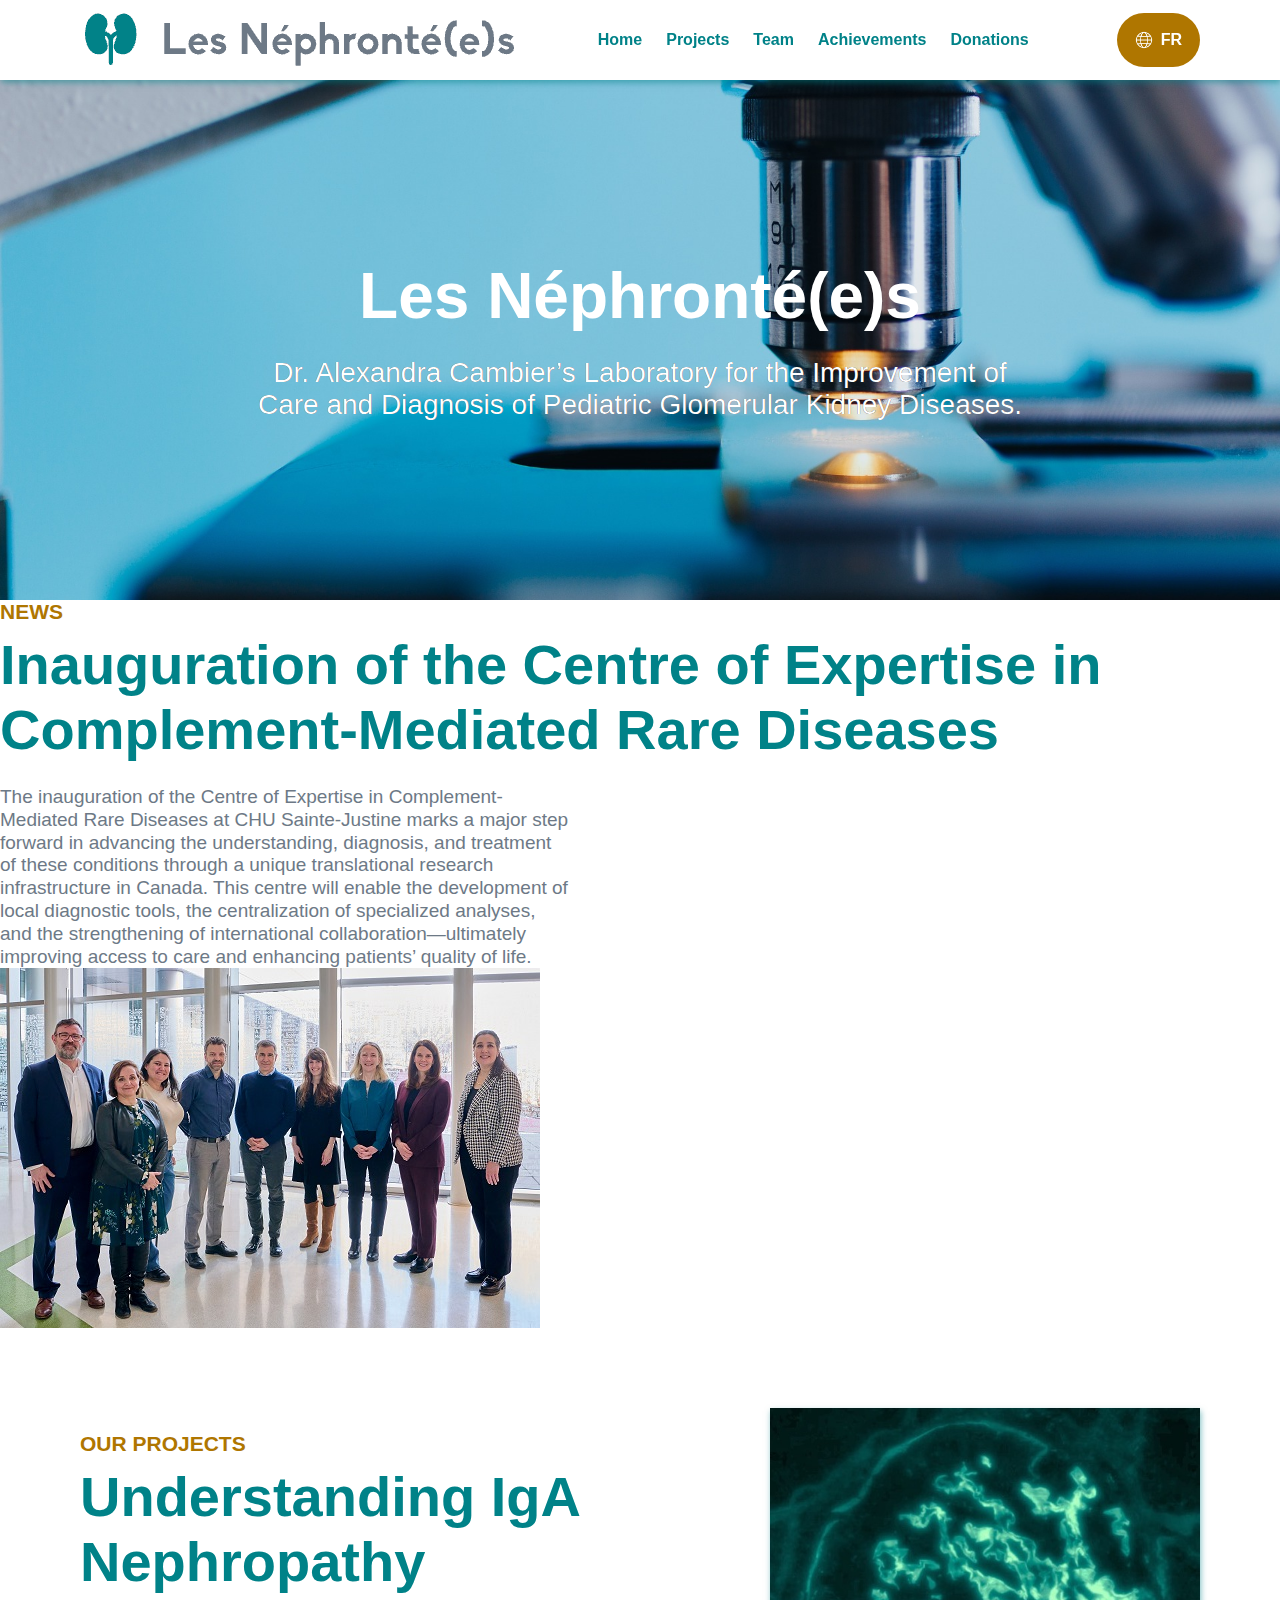
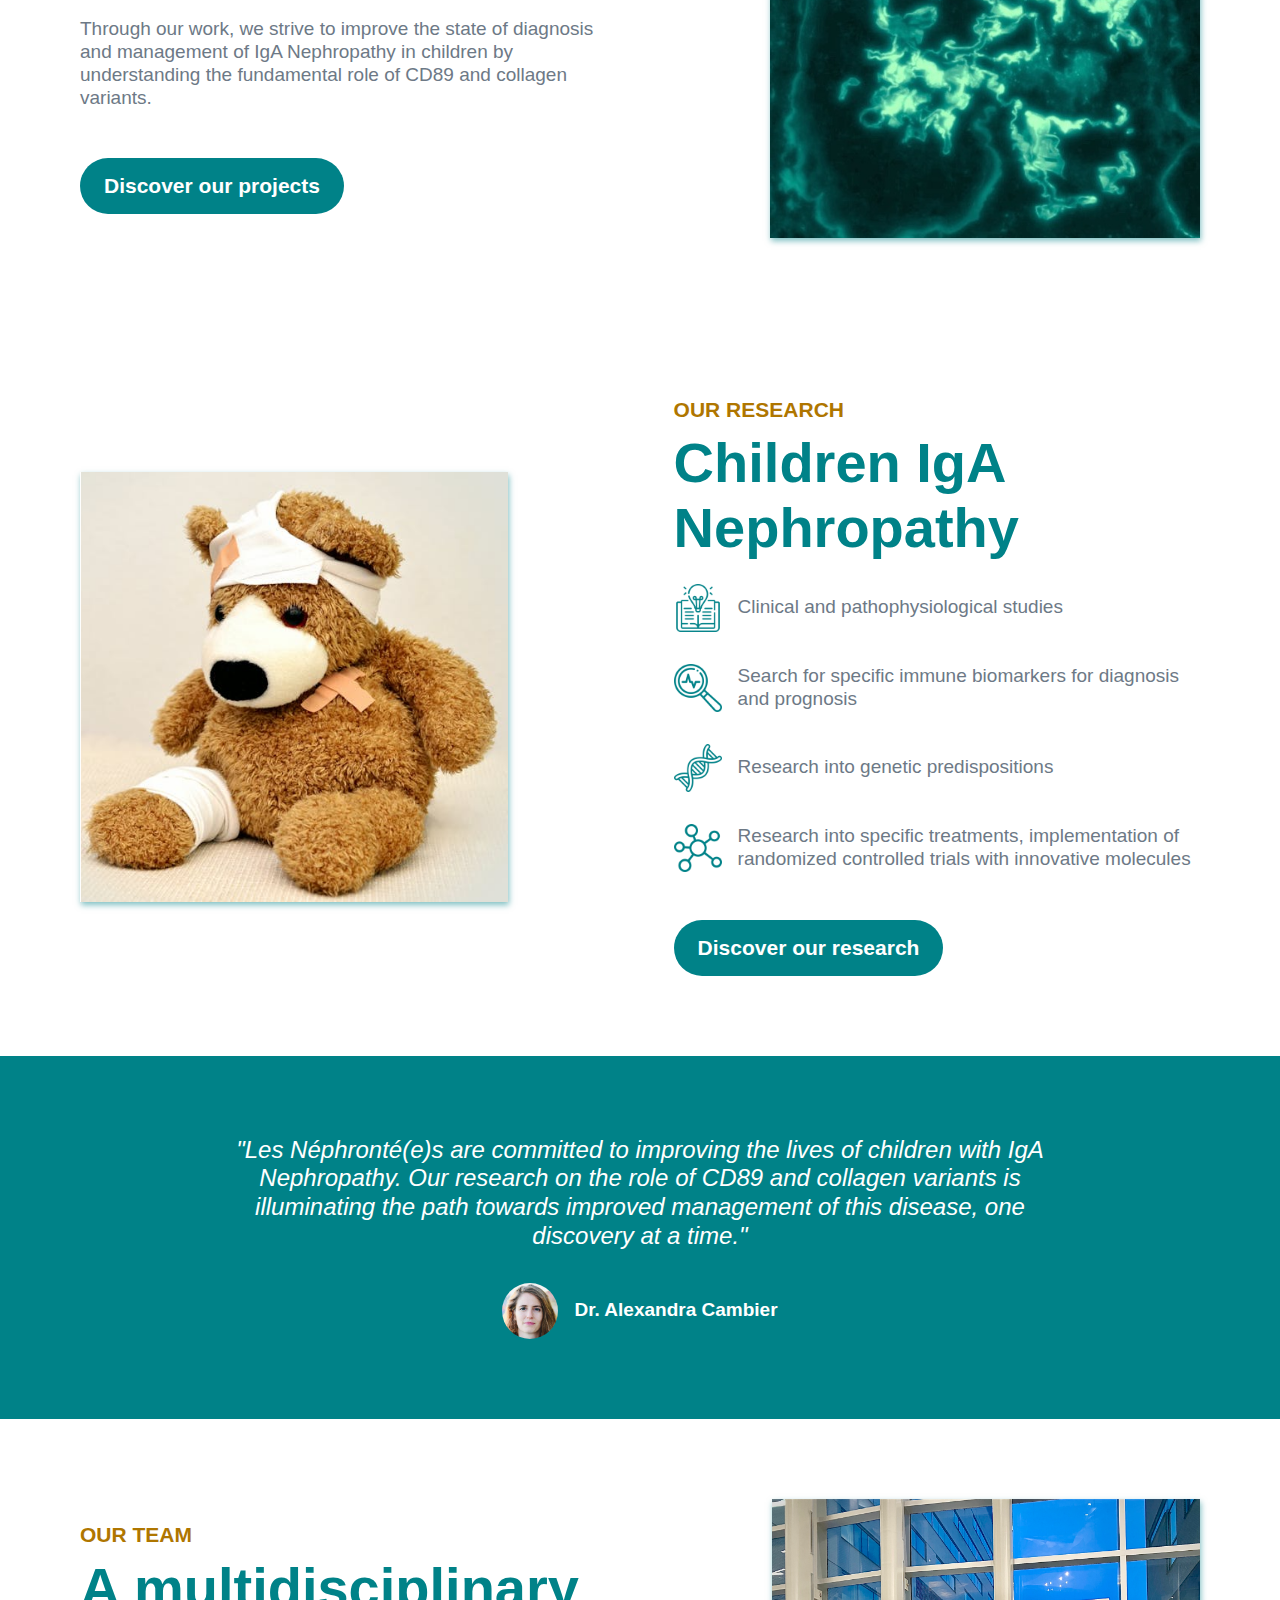
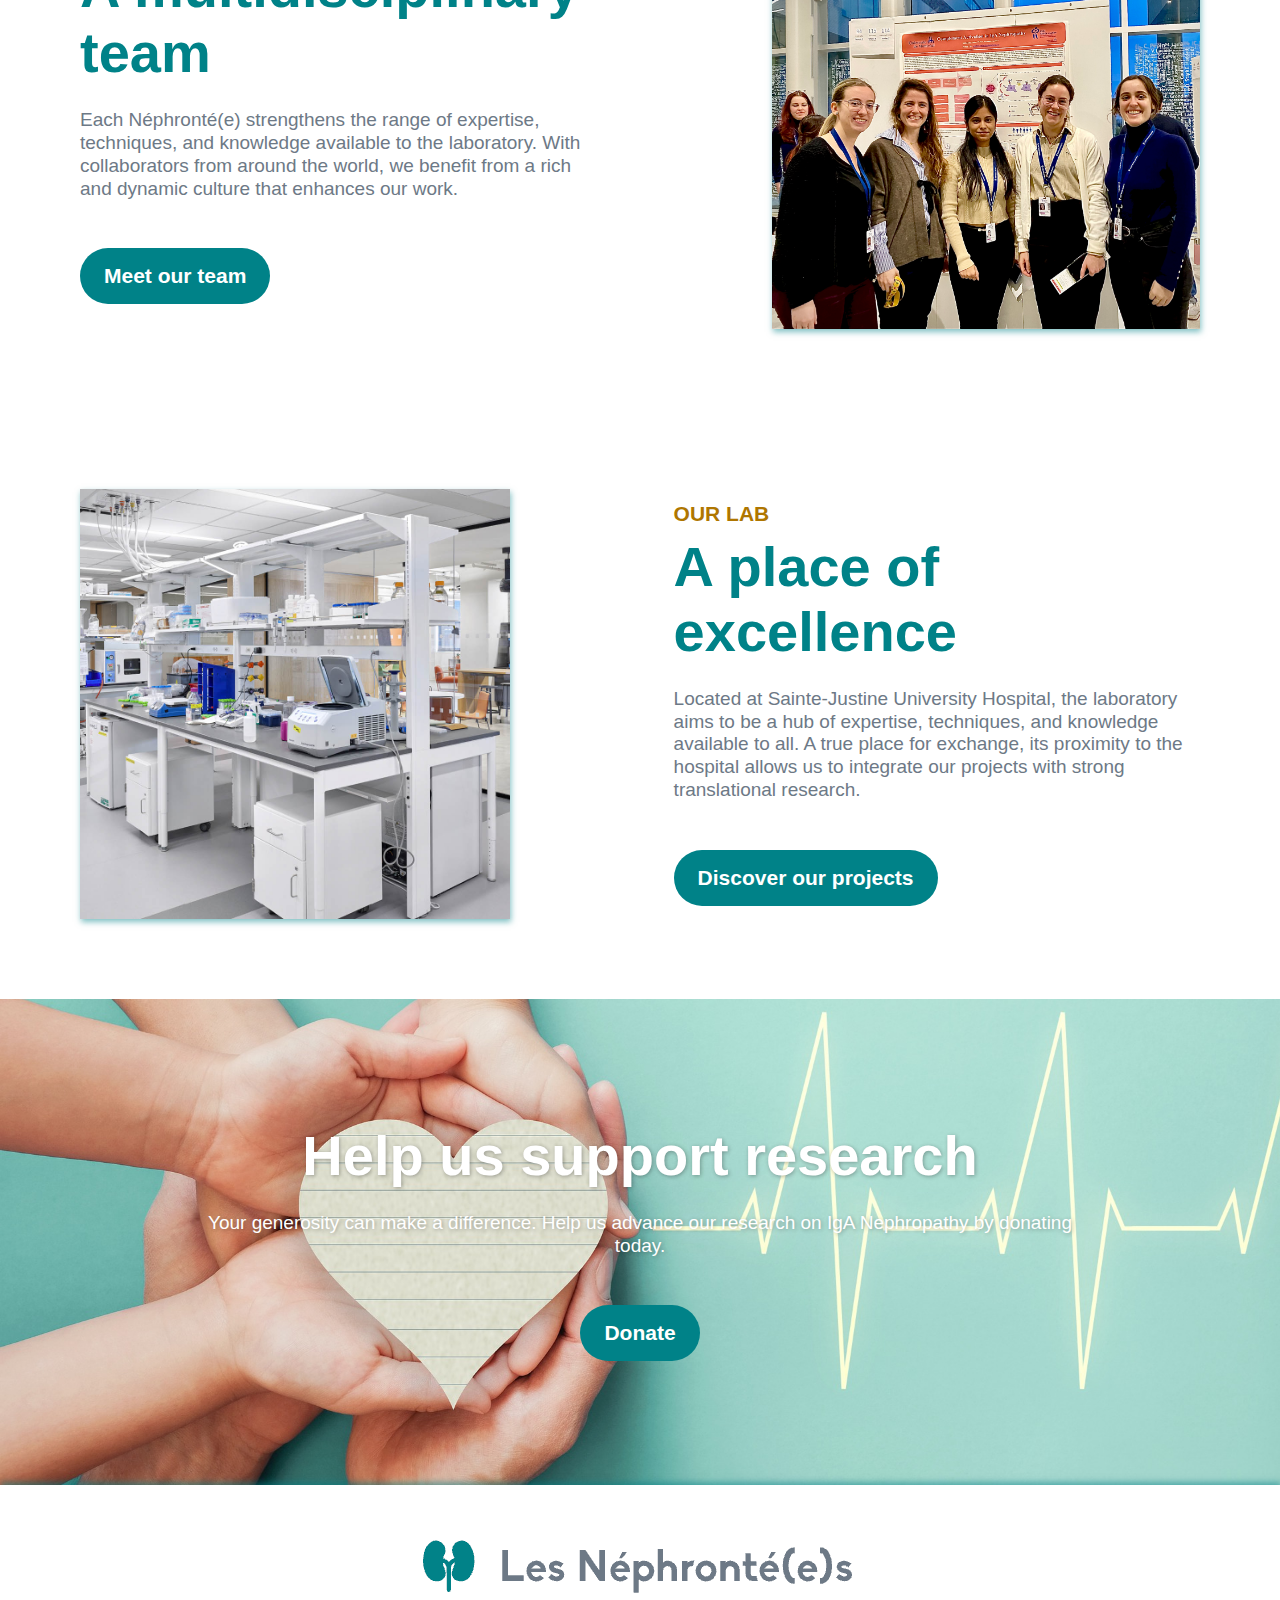
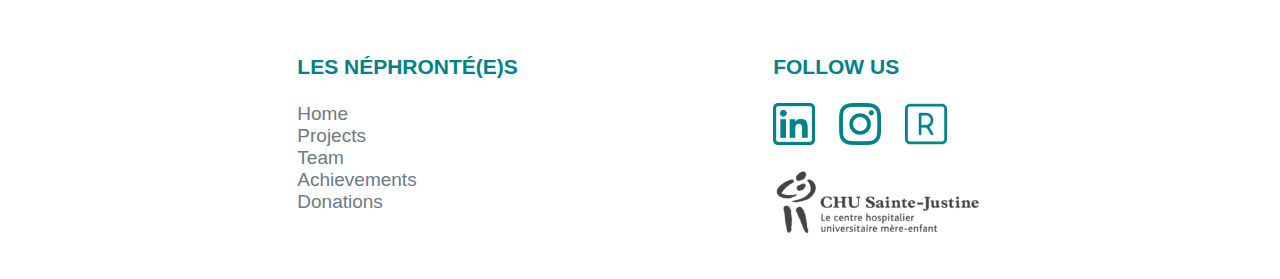
<file: home.html>
<html lang="fr">
<head>
    <meta charset="UTF-8">
    <meta name="viewport" content="width=device-width, initial-scale=1.0">
    <title>Les Néphrontées</title>
    <link rel="stylesheet" href="main.css">
    <link rel="icon" type="image/x-icon" href="images/fav.png">
</head>
<body>
    <header>
        <div class="nav">
            <a href="./"><img class="nav__logo" src="images/logo.png" alt=""></a>
            <a href="" class="nav__mobile"></a>
            <div class="nav__items">
                <a class="nav__item" href="./home">Home</a>
                <a class="nav__item" href="./projects">Projects</a>
                <a class="nav__item" href="./team">Team</a>
                <a class="nav__item" href="./achievements">Achievements</a>
                <a class="nav__item" href="./donations">Donations</a>
                <a class="nav__language" href="./"><img src="images/internet.png">FR</a>
            </div>
        </div>
    </header>
    <section class="hero">
        <div class="hero__container">
            <h1 class="hero__title">Les Néphronté(e)s</h1>
            <p class="hero__paragraph">Dr. Alexandra Cambier’s Laboratory for the Improvement of Care and Diagnosis of Pediatric Glomerular Kidney Diseases.</p>
        </div>
    </section>
    <section class="column">
        <div class="column__container-projects">
                <p class="subtitle">News</p>
                <h2>Inauguration of the Centre of Expertise in Complement-Mediated Rare Diseases</h2>
                <div class="column__text-container">
                  <p class="paragraph">The inauguration of the Centre of Expertise in Complement-Mediated Rare Diseases at CHU Sainte-Justine marks a major step forward in advancing the understanding, diagnosis, and treatment of these conditions through a unique translational research infrastructure in Canada. This centre will enable the development of local diagnostic tools, the centralization of specialized analyses, and the strengthening of international collaboration—ultimately improving access to care and enhancing patients’ quality of life.</p>
                  <img class="column__image" src="images/centre expertise.jpg" alt="Photo : Jesse Paterson (CQDM), Anne‑Marie Alarco, Sandrine Thouzeau‑Benghezal, Arnaud Bonnefoy, Dr Jacques Michaud, Dre Alexandra Cambier, Dre Anne‑Laure Lapeyraque (toutes et tous du CHU Sainte‑Justine), Karen Heim (Alexion), Elizabeth Myles (KFOC) © CHU Sainte‑Justine (Véronique Lavoie)">
                </div>
        </div>
    </section>
    <section class="column">
        <div class="column__container">
            <div class="column__text-container">
                <p class="subtitle">Our projects</p>
                <h2>Understanding IgA Nephropathy</h2>
                <p class="paragraph">Through our work, we strive to improve the state of diagnosis and management of IgA Nephropathy in children by understanding the fundamental role of CD89 and collagen variants.</p>
                <a href="./projets" class="cta">Discover our projects</a>
            </div>
            <div class="column__image-container">
                <img class="column__image" src="images/imgonline-com-ua-Color-filter-2ycoX8nEww0A.jpg" alt="">
            </div>
        </div>
    </section>
    <section class="column column-reverse">
        <div class="column__container">
            <div class="column__text-container">
                <p class="subtitle">Our research</p>
                <h2>Children IgA Nephropathy</h2>
                <div class="column__bullet-container">
                    <div class="column__bullet">
                        <img src="images/learning.png" alt="icone d'un livre" class="column__bullet-icon">
                        <p class="column__bullet-paragraph">Clinical and pathophysiological studies</p>
                    </div>
                    <div class="column__bullet">
                        <img src="images/loupe.png" alt="icone d'une loupe" class="column__bullet-icon">
                        <p class="column__bullet-paragraph">Search for specific immune biomarkers for diagnosis and prognosis</p>
                    </div>
                    <div class="column__bullet">
                        <img src="images/genes.png" alt="icone de gênes" class="column__bullet-icon">
                        <p class="column__bullet-paragraph">Research into genetic predispositions</p>
                    </div>
                    <div class="column__bullet">
                        <img src="images/molecule.png" alt="icone d'une molécule" class="column__bullet-icon">
                        <p class="column__bullet-paragraph">Research into specific treatments, implementation of randomized controlled trials with innovative molecules</p>
                    </div>
                </div>
                <a href="./recherche" class="cta">Discover our research</a>
            </div>
            <div class="column__image-container">
                <img class="column__image" src="images/pexels-pixabay-42230.png" alt="">
            </div>
        </div>
    </section>
    <section class="banner">
        <div class="banner__container">
            <p class="banner__quote">"Les Néphronté(e)s are committed to improving the lives of children with IgA Nephropathy. Our research on the role of CD89 and collagen variants is illuminating the path towards improved management of this disease, one discovery at a time."</p>
            <div class="banner__author-container">
                <p class="banner__author-name">Dr. Alexandra Cambier</p>
                <img src="images/PHOTO-2024-04-15-17-07-08.jpg" alt="Dr. Alexandra Cambier" class="banner__author-picture">
            </div>
        </div>
    </section>
    <section class="column">
        <div class="column__container">
            <div class="column__text-container">
                <p class="subtitle">Our team</p>
                <h2>A multidisciplinary team</h2>
                <p class="paragraph">Each Néphronté(e) strengthens the range of expertise, techniques, and knowledge available to the laboratory. With collaborators from around the world, we benefit from a rich and dynamic culture that enhances our work.</p>
                <a href="./equipe" class="cta">Meet our team</a>
            </div>
            <div class="column__image-container">
                <img class="column__image" src="images/IMG_9118.jpg" alt="Drawing of a tablet with patient data on it">
            </div>
        </div>
    </section>
    <section class="column column-reverse">
        <div class="column__container">
            <div class="column__text-container">
                <p class="subtitle">Our lab</p>
                <h2>A place of excellence</h2>
                <p class="paragraph">Located at Sainte-Justine University Hospital, the laboratory aims to be a hub of expertise, techniques, and knowledge available to all. A true place for exchange, its proximity to the hospital allows us to integrate our projects with strong translational research.</p>
                <a href="./projets" class="cta">Discover our projects</a>
            </div>
            <div class="column__image-container">
                <img class="column__image" src="images/2023-II_The-Power-of-the-Lab-Bench.jpeg" alt="Drawing of an hospital">
            </div>
        </div>
    </section>
    <section class="banner banner-bis">
        <div class="banner__container">
            <h2 class="banner__title">Help us support research</h2>
            <p class="banner__paragraph paragraph">Your generosity can make a difference. Help us advance our research on IgA Nephropathy by donating today.</p>
            <a href="./dons" class="banner__cta cta">Donate</a>
        </div>
    </section>
    <footer class="footer">
        <div class="footer__container">
            <a href="" class="footer__logo"><img src="images/logo.png" alt="logo"></a>
            <div class="footer__sub-container">
                <div class="footer__sitemap">
                    <p class="footer__subtitle subtitle">Les Néphronté(e)s</p>
                    <a href="./home" class="footer__sitemap-link">Home</a>
                    <a href="./projects" class="footer__sitemap-link">Projects</a>
                    <a href="./team" class="footer__sitemap-link">Team</a>
                    <a href="./achievements" class="footer__sitemap-link">Achievements</a>
                    <a href="./donations" class="footer__sitemap-link">Donations</a>
                </div>
                <div class="footer__social">
                    <p class="footer__subtitle subtitle">Follow us</p>
                    <div class="footer__social-icons-container">
                        <div class="footer__social-icons-subcontainer">
                            <a href="https://www.linkedin.com/in/alexandra-cambier-8a0794226/" target="_blank" title="LinkedIn"><img class="footer__social-linked" src="images/linkedin.png" alt="LinkedIn logo"></a>
                            <a href="https://www.instagram.com/les_nephrontees/" target="_blank" title="Instagram"><img class="footer__social-insta" src="images/instagram.png" alt="Instagram logo"></a>
                            <a href="https://www.researchgate.net/profile/Alexandra-Cambier" target="_blank" title="Research Gate"><img class="footer__social-research" src="images/research-gate.png" alt="Research Gate logo"></a>
                        </div>
                        <a href="https://www.researchgate.net/profile/Alexandra-Cambier" target="_blank" title="CHU Sainte-Justine"><img class="footer__social-chu" src="images/CHU-ste-justine.png" alt="Research Gate logo"></a>
                    </div>
                </div>
            </div>
        </div>
        <script src="index.js"></script>
    </footer>

</body>
</file>
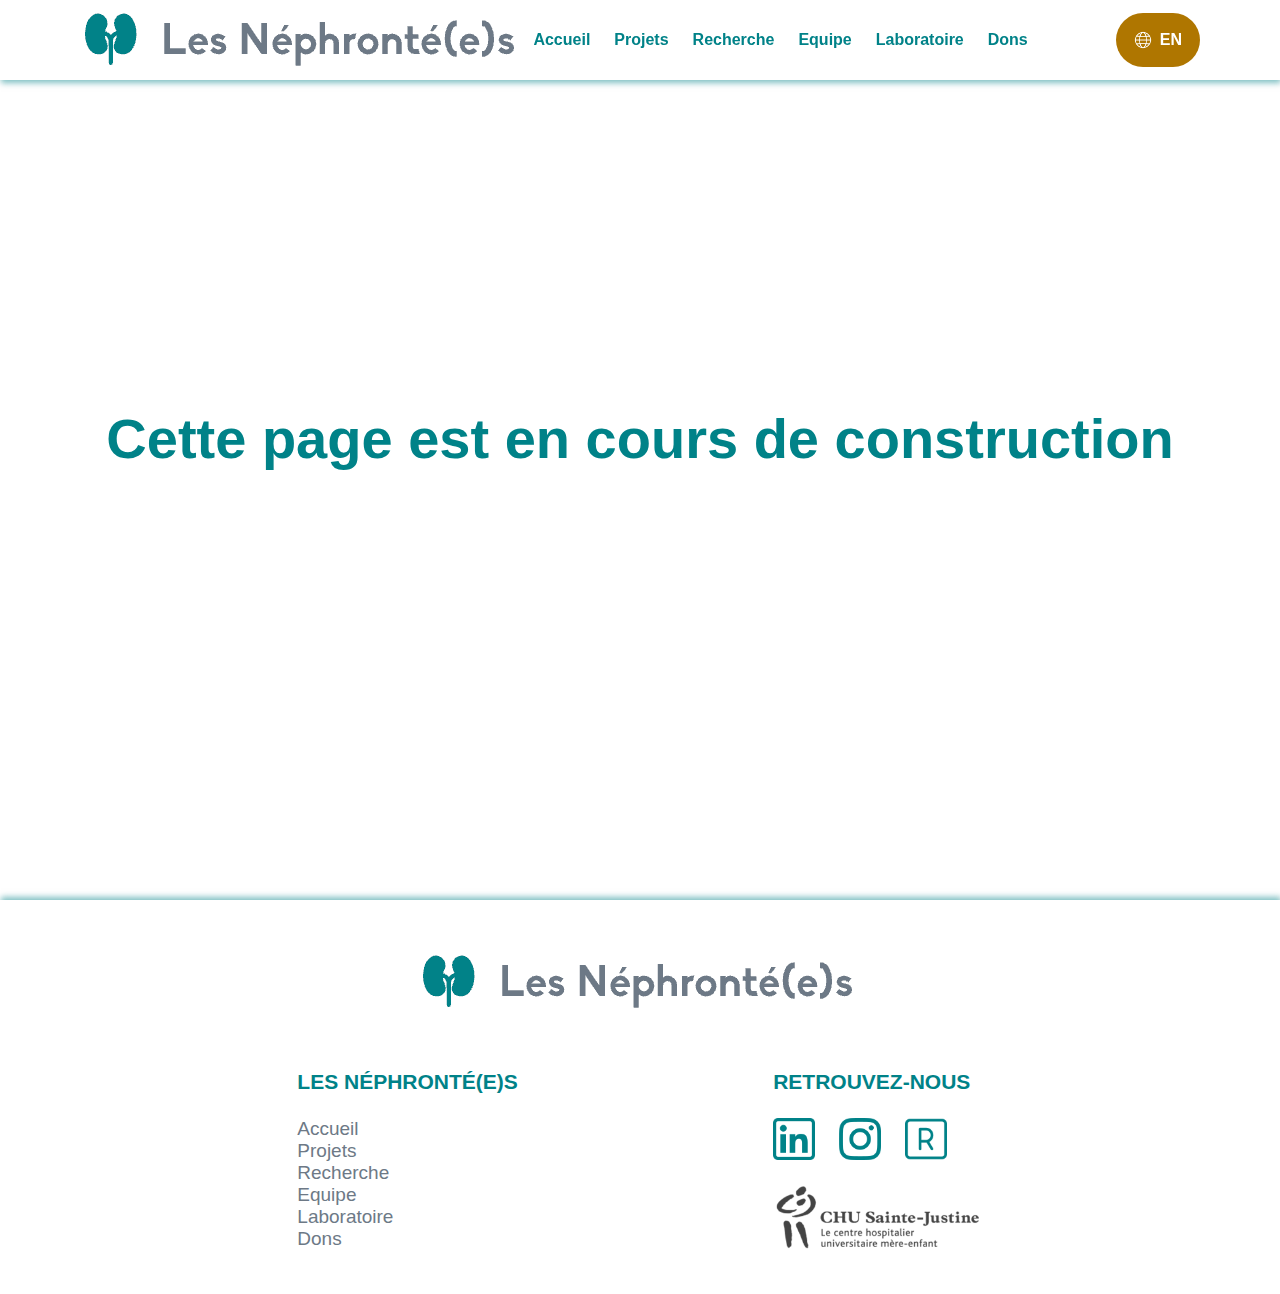
<file: laboratoire.html>
<html lang="fr">
<head>
    <meta charset="UTF-8">
    <meta name="viewport" content="width=device-width, initial-scale=1.0">
    <title>Laboratoire</title>
    <link rel="stylesheet" href="main.css">
</head>
<body>
    <header>
        <div class="nav">
            <a href="./"><img class="nav__logo" src="images/logo.png" alt=""></a>
            <a href="" class="nav__mobile"></a>
            <div class="nav__items">
                <a class="nav__item" href="./">Accueil</a>
                <a class="nav__item" href="./projets">Projets</a>
                <a class="nav__item" href="./recherche">Recherche</a>
                <a class="nav__item" href="./equipe">Equipe</a>
                <a class="nav__item" href="./laboratoire">Laboratoire</a>
                <a class="nav__item" href="./dons">Dons</a>
                <a class="nav__language" href=""><img src="images/internet.png">EN</a>
            </div>
        </div>
    </header>
    <section class="wip">
        <h2>Cette page est en cours de construction</h2>
    </section>
    <footer class="footer">
        <div class="footer__container">
            <a href="" class="footer__logo"><img src="images/logo.png" alt="logo"></a>
            <div class="footer__sub-container">
                <div class="footer__sitemap">
                    <p class="footer__subtitle subtitle">Les Néphronté(e)s</p>
                    <a href="./" class="footer__sitemap-link">Accueil</a>
                    <a href="./projets" class="footer__sitemap-link">Projets</a>
                    <a href="./recherche" class="footer__sitemap-link">Recherche</a>
                    <a href="./equipe" class="footer__sitemap-link">Equipe</a>
                    <a href="./laboratoire" class="footer__sitemap-link">Laboratoire</a>
                    <a href="./dons" class="footer__sitemap-link">Dons</a>
                </div>
                <div class="footer__social">
                    <p class="footer__subtitle subtitle">Retrouvez-nous</p>
                    <div class="footer__social-icons-container">
                        <div class="footer__social-icons-subcontainer">
                            <a href="https://www.linkedin.com/in/alexandra-cambier-8a0794226/" target="_blank" title="LinkedIn"><img class="footer__social-linked" src="images/linkedin.png" alt="LinkedIn logo"></a>
                            <a href="https://www.instagram.com/les_nephrontees/" target="_blank" title="Instagram"><img class="footer__social-insta" src="images/instagram.png" alt="Instagram logo"></a>
                            <a href="https://www.researchgate.net/profile/Alexandra-Cambier" target="_blank" title="Research Gate"><img class="footer__social-research" src="images/research-gate.png" alt="Research Gate logo"></a>
                        </div>
                        <a href="https://www.researchgate.net/profile/Alexandra-Cambier" target="_blank" title="Research Gate"><img class="footer__social-chu" src="images/CHU-ste-justine.png" alt="Research Gate logo"></a>
                    </div>
                </div>
            </div>
        </div>
        <script src="index.js"></script>
    </footer>
    
</body>
</file>
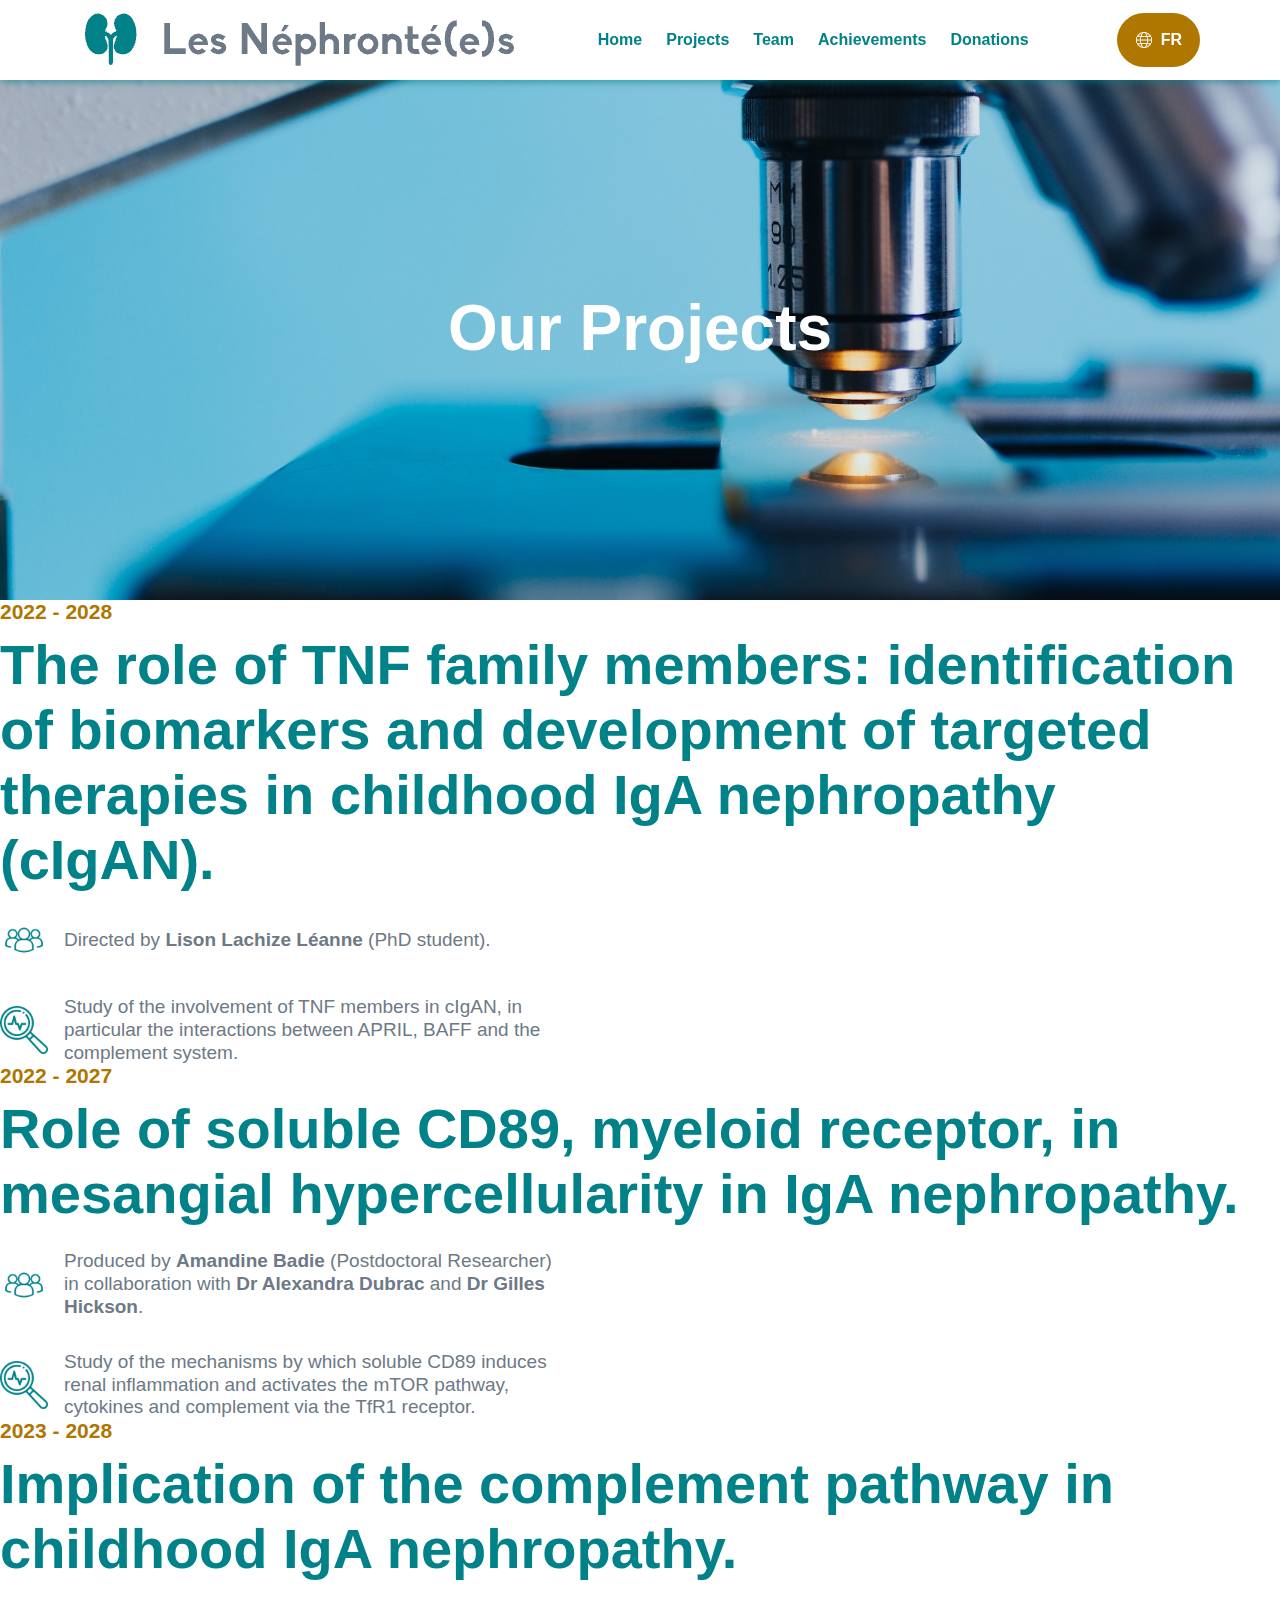
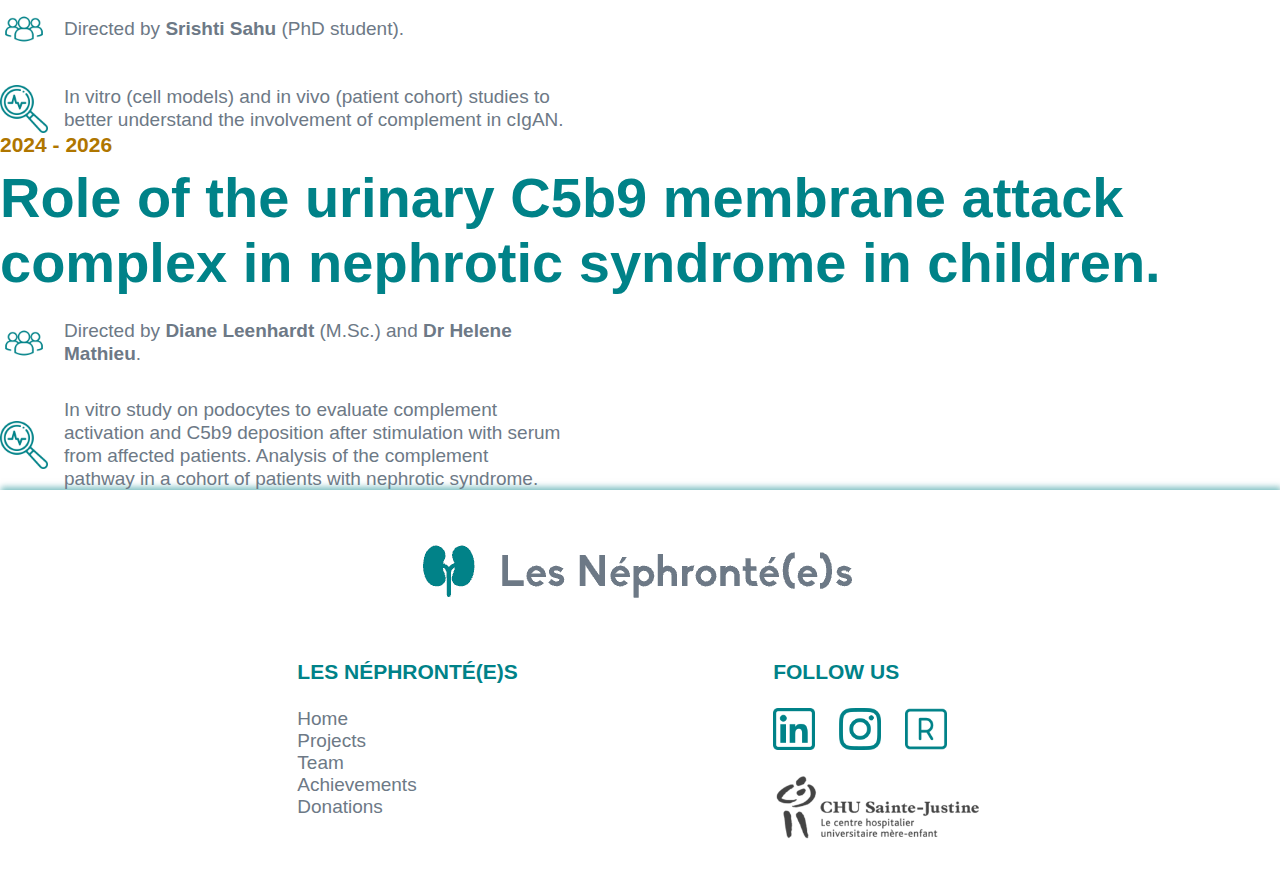
<file: projects.html>
<html lang="fr">
<head>
    <meta charset="UTF-8">
    <meta name="viewport" content="width=device-width, initial-scale=1.0">
    <title>Projects</title>
    <link rel="stylesheet" href="main.css">
</head>
<body>
    <header>
        <div class="nav">
            <a href="./home"><img class="nav__logo" src="images/logo.png" alt=""></a>
            <a href="" class="nav__mobile"></a>
            <div class="nav__items">
                <a class="nav__item" href="./home">Home</a>
                <a class="nav__item" href="./projects">Projects</a>
                <a class="nav__item" href="./team">Team</a>
                <a class="nav__item" href="./achievements">Achievements</a>
                <a class="nav__item" href="./donations">Donations</a>
                <a class="nav__language" href="./projets"><img src="images/internet.png">FR</a>
            </div>
        </div>
    </header>
    <section class="hero">
        <div class="hero__container">
            <h1 class="hero__title">Our Projects</h1>
    </section>
    <section class="column">
        <div class="column__container-projects">
                <p class="subtitle">2022 - 2028</p>
                <h2>The role of TNF family members: identification of biomarkers and development of targeted therapies in childhood IgA nephropathy (cIgAN).</h2>
                <div class="column__bullet-container">
                    <div class="column__bullet">
                        <img src="images/group-chat.png" alt="icone d'une équipe" class="column__bullet-icon">
                        <p class="column__bullet-paragraph">Directed by <b>Lison Lachize Léanne</b> (PhD student).</p>
                    </div>
                    <div class="column__bullet">
                        <img src="images/loupe.png" alt="icone d'une loupe" class="column__bullet-icon">
                        <p class="column__bullet-paragraph">Study of the involvement of TNF members in cIgAN, in particular the interactions between APRIL, BAFF and the complement system.</p>
                    </div>
                </div>
        </div>
    </section>
    <section class="column">
        <div class="column__container-projects">
                <p class="subtitle">2022 - 2027</p>
                <h2>Role of soluble CD89, myeloid receptor, in mesangial hypercellularity in IgA nephropathy.</h2>
                <div class="column__bullet-container">
                    <div class="column__bullet">
                        <img src="images/group-chat.png" alt="icone d'une équipe" class="column__bullet-icon">
                        <p class="column__bullet-paragraph">Produced by <b>Amandine Badie</b> (Postdoctoral Researcher) in collaboration with <b>Dr Alexandra Dubrac</b> and <b>Dr Gilles Hickson</b>.</p>
                    </div>
                    <div class="column__bullet">
                        <img src="images/loupe.png" alt="icone d'une loupe" class="column__bullet-icon">
                        <p class="column__bullet-paragraph">Study of the mechanisms by which soluble CD89 induces renal inflammation and activates the mTOR pathway, cytokines and complement via the TfR1 receptor.</p>
                    </div>
                </div>
        </div>
    </section>
     <section class="column">
        <div class="column__container-projects">
                <p class="subtitle">2023 - 2028</p>
                <h2>Implication of the complement pathway in childhood IgA nephropathy.</h2>
                <div class="column__bullet-container">
                    <div class="column__bullet">
                        <img src="images/group-chat.png" alt="icone d'une équipe" class="column__bullet-icon">
                        <p class="column__bullet-paragraph">Directed by <b>Srishti Sahu</b> (PhD student).</p>
                    </div>
                    <div class="column__bullet">
                        <img src="images/loupe.png" alt="icone d'une loupe" class="column__bullet-icon">
                        <p class="column__bullet-paragraph">In vitro (cell models) and in vivo (patient cohort) studies to better understand the involvement of complement in cIgAN.</p>
                    </div>
                </div>
        </div>
    </section>
    <section class="column">
        <div class="column__container-projects">
                <p class="subtitle">2024 - 2026</p>
                <h2>Role of the urinary C5b9 membrane attack complex in nephrotic syndrome in children.</h2>
                <div class="column__bullet-container">
                    <div class="column__bullet">
                        <img src="images/group-chat.png" alt="icone d'une équipe" class="column__bullet-icon">
                        <p class="column__bullet-paragraph">Directed by <b>Diane Leenhardt</b> (M.Sc.) and <b>Dr Helene Mathieu</b>.</p>
                    </div>
                    <div class="column__bullet">
                        <img src="images/loupe.png" alt="icone d'une loupe" class="column__bullet-icon">
                        <p class="column__bullet-paragraph">In vitro study on podocytes to evaluate complement activation and C5b9 deposition after stimulation with serum from affected patients.
Analysis of the complement pathway in a cohort of patients with nephrotic syndrome.</p>
                    </div>
                </div>
        </div>
    </section>
    <footer class="footer">
        <div class="footer__container">
            <a href="./home" class="footer__logo"><img src="images/logo.png" alt="logo"></a>
            <div class="footer__sub-container">
                <div class="footer__sitemap">
                    <p class="footer__subtitle subtitle">Les Néphronté(e)s</p>
                    <a href="./home" class="footer__sitemap-link">Home</a>
                    <a href="./projects" class="footer__sitemap-link">Projects</a>
                    <a href="./team" class="footer__sitemap-link">Team</a>
                    <a href="./achievements" class="footer__sitemap-link">Achievements</a>
                    <a href="./donations" class="footer__sitemap-link">Donations</a>
                </div>
                <div class="footer__social">
                    <p class="footer__subtitle subtitle">Follow us</p>
                    <div class="footer__social-icons-container">
                        <div class="footer__social-icons-subcontainer">
                            <a href="https://www.linkedin.com/in/alexandra-cambier-8a0794226/" target="_blank" title="LinkedIn"><img class="footer__social-linked" src="images/linkedin.png" alt="LinkedIn logo"></a>
                            <a href="https://www.instagram.com/les_nephrontees/" target="_blank" title="Instagram"><img class="footer__social-insta" src="images/instagram.png" alt="Instagram logo"></a>
                            <a href="https://www.researchgate.net/profile/Alexandra-Cambier" target="_blank" title="Research Gate"><img class="footer__social-research" src="images/research-gate.png" alt="Research Gate logo"></a>
                        </div>
                        <a href="https://www.researchgate.net/profile/Alexandra-Cambier" target="_blank" title="Research Gate"><img class="footer__social-chu" src="images/CHU-ste-justine.png" alt="Research Gate logo"></a>
                    </div>
                </div>
            </div>
        </div>
        <script src="index.js"></script>
    </footer>

</body>
</file>
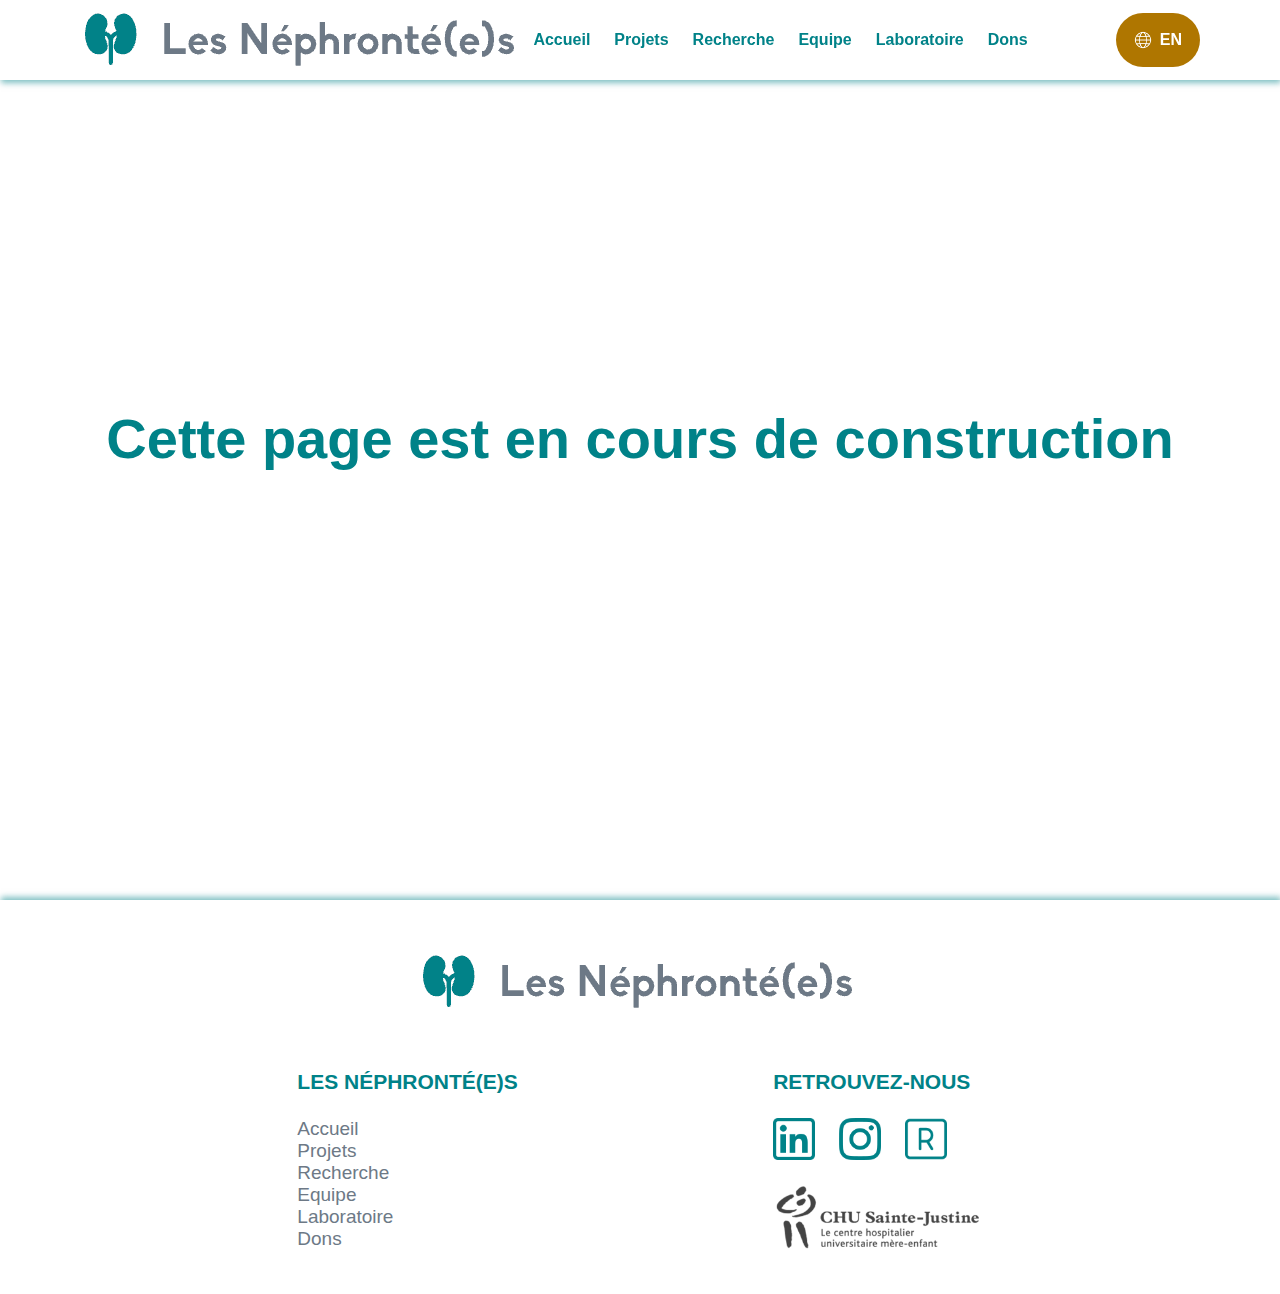
<file: projets.html>
<html lang="fr">
<head>
    <meta charset="UTF-8">
    <meta name="viewport" content="width=device-width, initial-scale=1.0">
    <title>Projets</title>
    <link rel="stylesheet" href="main.css">
</head>
<body>
    <header>
        <div class="nav">
            <a href="./"><img class="nav__logo" src="images/logo.png" alt=""></a>
            <a href="" class="nav__mobile"></a>
            <div class="nav__items">
                <a class="nav__item" href="./">Accueil</a>
                <a class="nav__item" href="./projets">Projets</a>
                <a class="nav__item" href="./recherche">Recherche</a>
                <a class="nav__item" href="./equipe">Equipe</a>
                <a class="nav__item" href="./laboratoire">Laboratoire</a>
                <a class="nav__item" href="./dons">Dons</a>
                <a class="nav__language" href=""><img src="images/internet.png">EN</a>
            </div>
        </div>
    </header>
    <section class="wip">
        <h2>Cette page est en cours de construction</h2>
    </section>
    <footer class="footer">
        <div class="footer__container">
            <a href="" class="footer__logo"><img src="images/logo.png" alt="logo"></a>
            <div class="footer__sub-container">
                <div class="footer__sitemap">
                    <p class="footer__subtitle subtitle">Les Néphronté(e)s</p>
                    <a href="./" class="footer__sitemap-link">Accueil</a>
                    <a href="./projets" class="footer__sitemap-link">Projets</a>
                    <a href="./recherche" class="footer__sitemap-link">Recherche</a>
                    <a href="./equipe" class="footer__sitemap-link">Equipe</a>
                    <a href="./laboratoire" class="footer__sitemap-link">Laboratoire</a>
                    <a href="./dons" class="footer__sitemap-link">Dons</a>
                </div>
                <div class="footer__social">
                    <p class="footer__subtitle subtitle">Retrouvez-nous</p>
                    <div class="footer__social-icons-container">
                        <div class="footer__social-icons-subcontainer">
                            <a href="https://www.linkedin.com/in/alexandra-cambier-8a0794226/" target="_blank" title="LinkedIn"><img class="footer__social-linked" src="images/linkedin.png" alt="LinkedIn logo"></a>
                            <a href="https://www.instagram.com/les_nephrontees/" target="_blank" title="Instagram"><img class="footer__social-insta" src="images/instagram.png" alt="Instagram logo"></a>
                            <a href="https://www.researchgate.net/profile/Alexandra-Cambier" target="_blank" title="Research Gate"><img class="footer__social-research" src="images/research-gate.png" alt="Research Gate logo"></a>
                        </div>
                        <a href="https://www.researchgate.net/profile/Alexandra-Cambier" target="_blank" title="Research Gate"><img class="footer__social-chu" src="images/CHU-ste-justine.png" alt="Research Gate logo"></a>
                    </div>
                </div>
            </div>
        </div>
        <script src="index.js"></script>
    </footer>
    
</body>
</file>
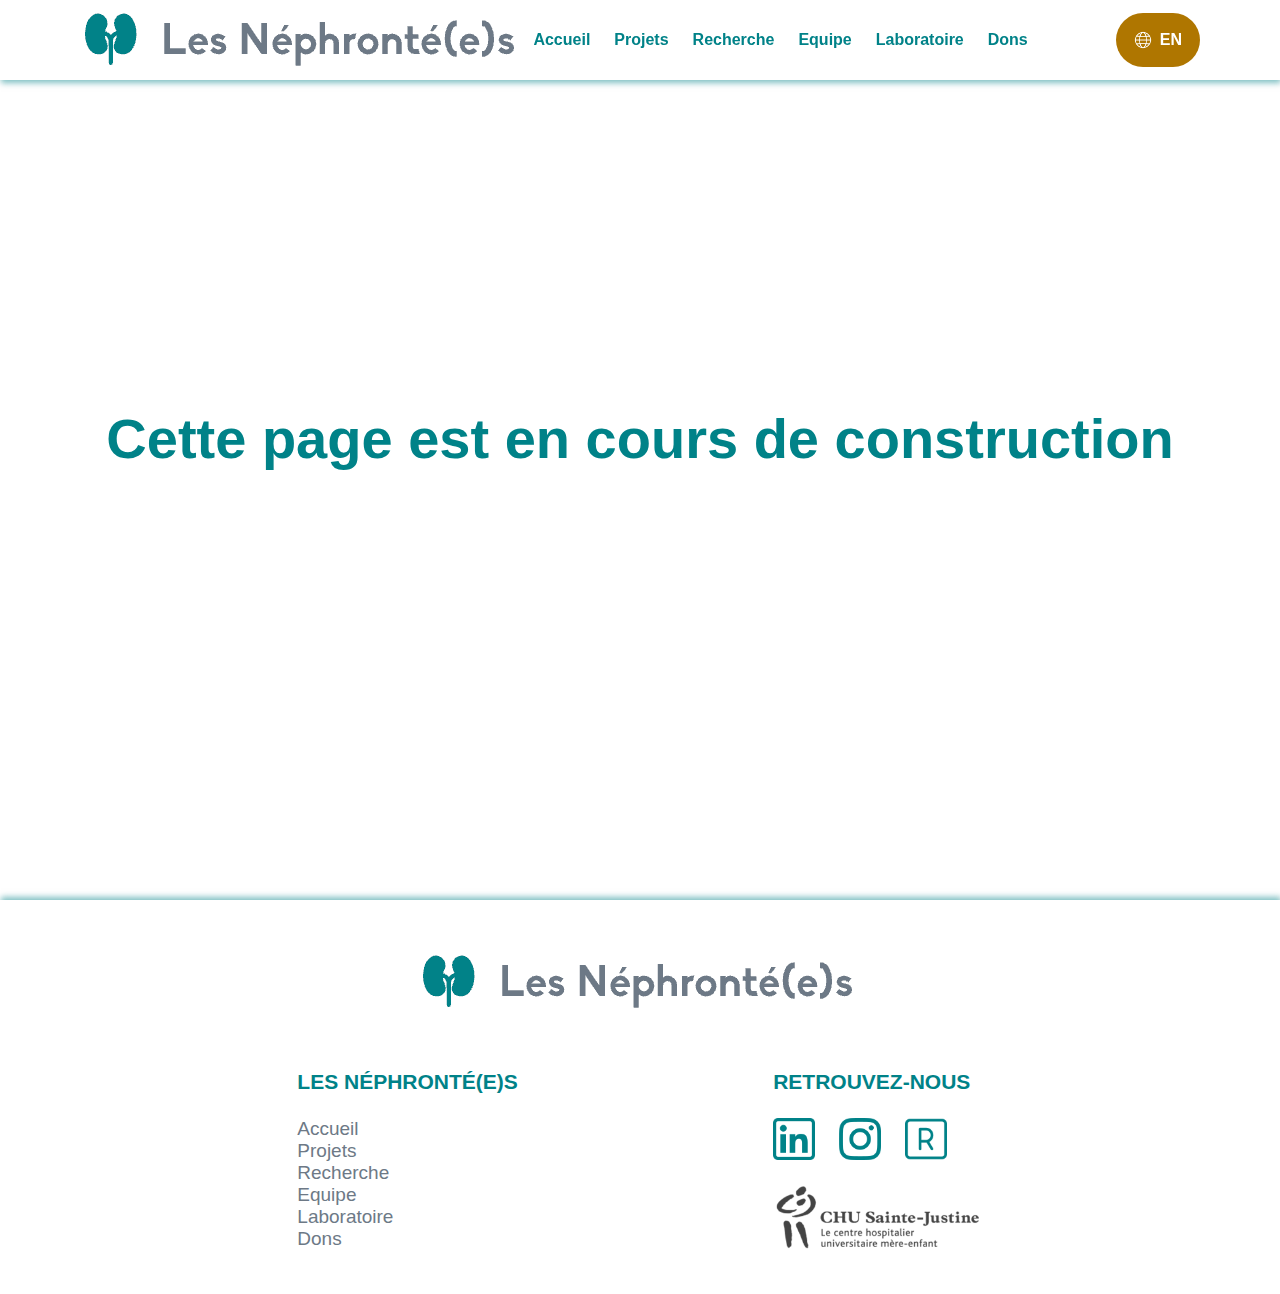
<file: recherche.html>
<html lang="fr">
<head>
    <meta charset="UTF-8">
    <meta name="viewport" content="width=device-width, initial-scale=1.0">
    <title>Recherche</title>
    <link rel="stylesheet" href="main.css">
</head>
<body>
    <header>
        <div class="nav">
            <a href="./"><img class="nav__logo" src="images/logo.png" alt=""></a>
            <a href="" class="nav__mobile"></a>
            <div class="nav__items">
                <a class="nav__item" href="./">Accueil</a>
                <a class="nav__item" href="./projets">Projets</a>
                <a class="nav__item" href="./recherche">Recherche</a>
                <a class="nav__item" href="./equipe">Equipe</a>
                <a class="nav__item" href="./laboratoire">Laboratoire</a>
                <a class="nav__item" href="./dons">Dons</a>
                <a class="nav__language" href=""><img src="images/internet.png">EN</a>
            </div>
        </div>
    </header>
    <section class="wip">
        <h2>Cette page est en cours de construction</h2>
    </section>
    <footer class="footer">
        <div class="footer__container">
            <a href="" class="footer__logo"><img src="images/logo.png" alt="logo"></a>
            <div class="footer__sub-container">
                <div class="footer__sitemap">
                    <p class="footer__subtitle subtitle">Les Néphronté(e)s</p>
                    <a href="./" class="footer__sitemap-link">Accueil</a>
                    <a href="./projets" class="footer__sitemap-link">Projets</a>
                    <a href="./recherche" class="footer__sitemap-link">Recherche</a>
                    <a href="./equipe" class="footer__sitemap-link">Equipe</a>
                    <a href="./laboratoire" class="footer__sitemap-link">Laboratoire</a>
                    <a href="./dons" class="footer__sitemap-link">Dons</a>
                </div>
                <div class="footer__social">
                    <p class="footer__subtitle subtitle">Retrouvez-nous</p>
                    <div class="footer__social-icons-container">
                        <div class="footer__social-icons-subcontainer">
                            <a href="https://www.linkedin.com/in/alexandra-cambier-8a0794226/" target="_blank" title="LinkedIn"><img class="footer__social-linked" src="images/linkedin.png" alt="LinkedIn logo"></a>
                            <a href="https://www.instagram.com/les_nephrontees/" target="_blank" title="Instagram"><img class="footer__social-insta" src="images/instagram.png" alt="Instagram logo"></a>
                            <a href="https://www.researchgate.net/profile/Alexandra-Cambier" target="_blank" title="Research Gate"><img class="footer__social-research" src="images/research-gate.png" alt="Research Gate logo"></a>
                        </div>
                        <a href="https://www.researchgate.net/profile/Alexandra-Cambier" target="_blank" title="Research Gate"><img class="footer__social-chu" src="images/CHU-ste-justine.png" alt="Research Gate logo"></a>
                    </div>
                </div>
            </div>
        </div>
        <script src="index.js"></script>
    </footer>
    
</body>
</file>
<file: main.css>
@import url(index.css);
@import url(equipe.css);
</file>
